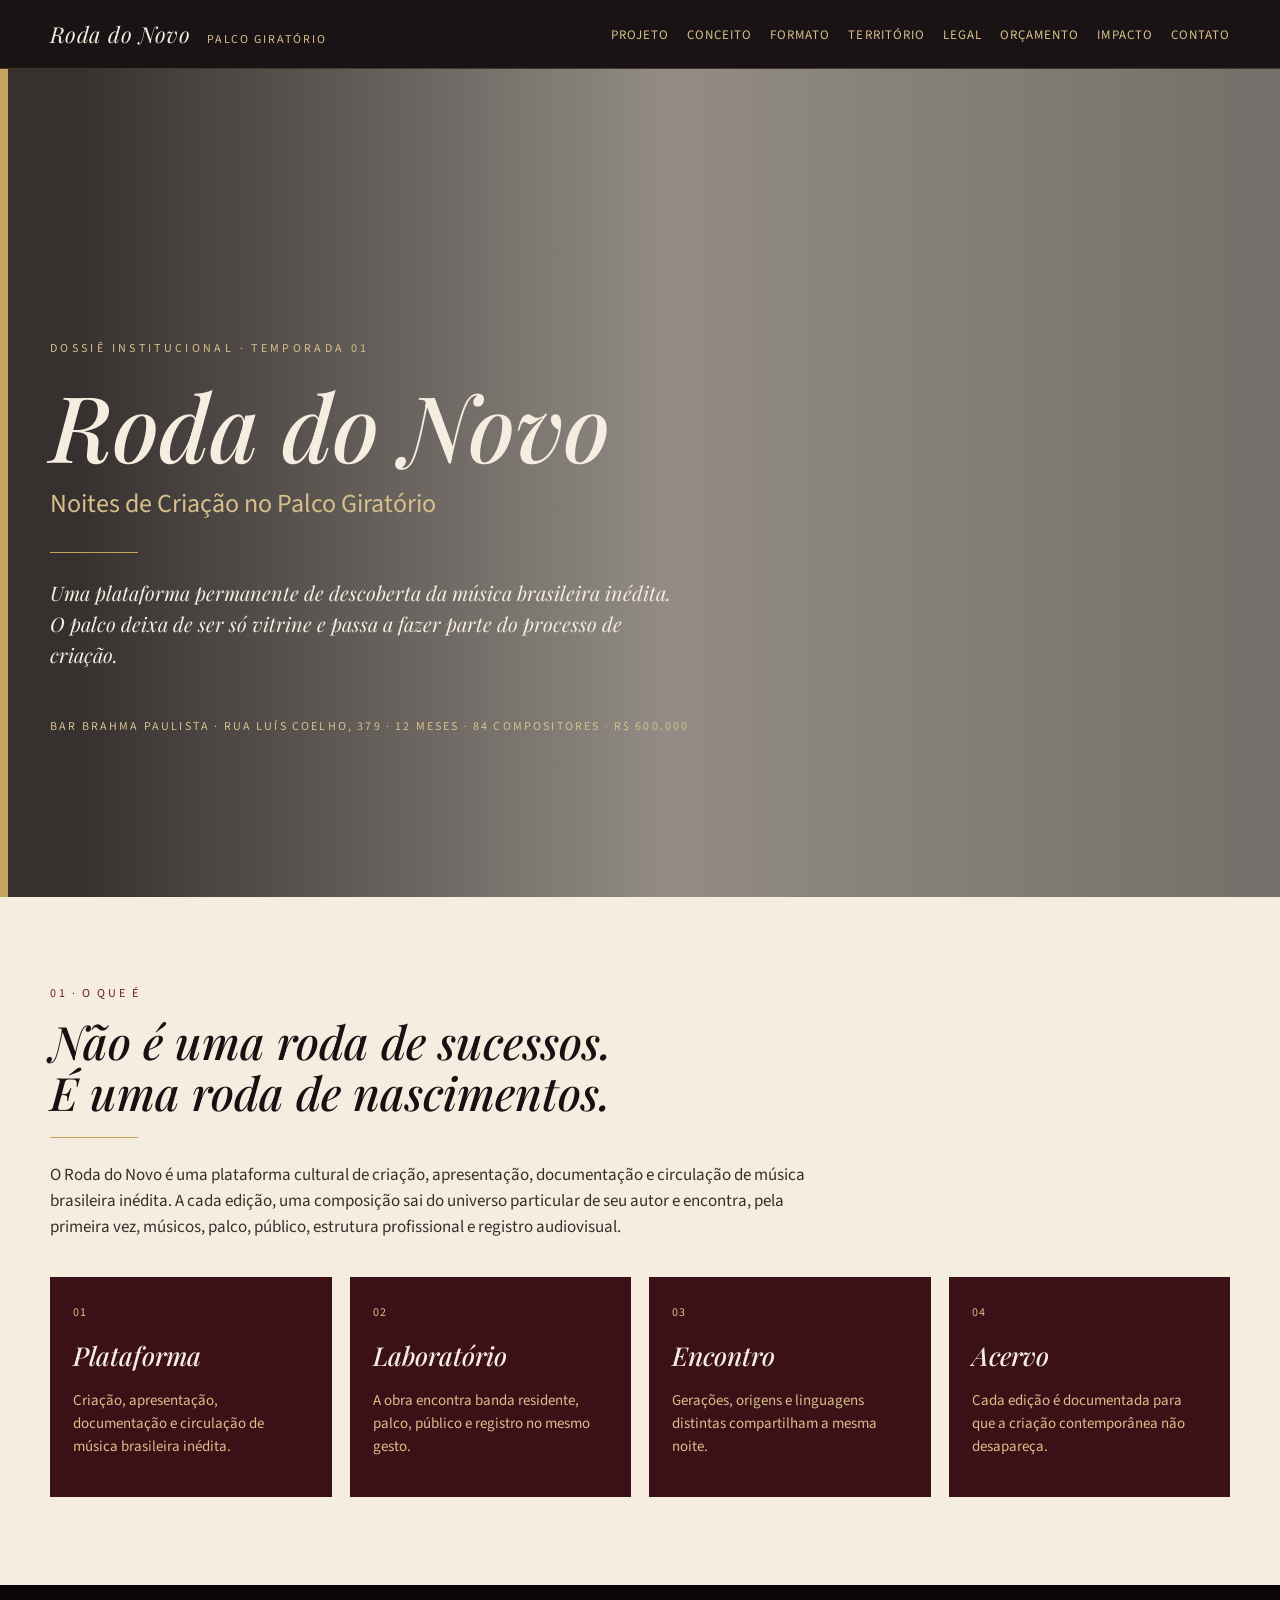
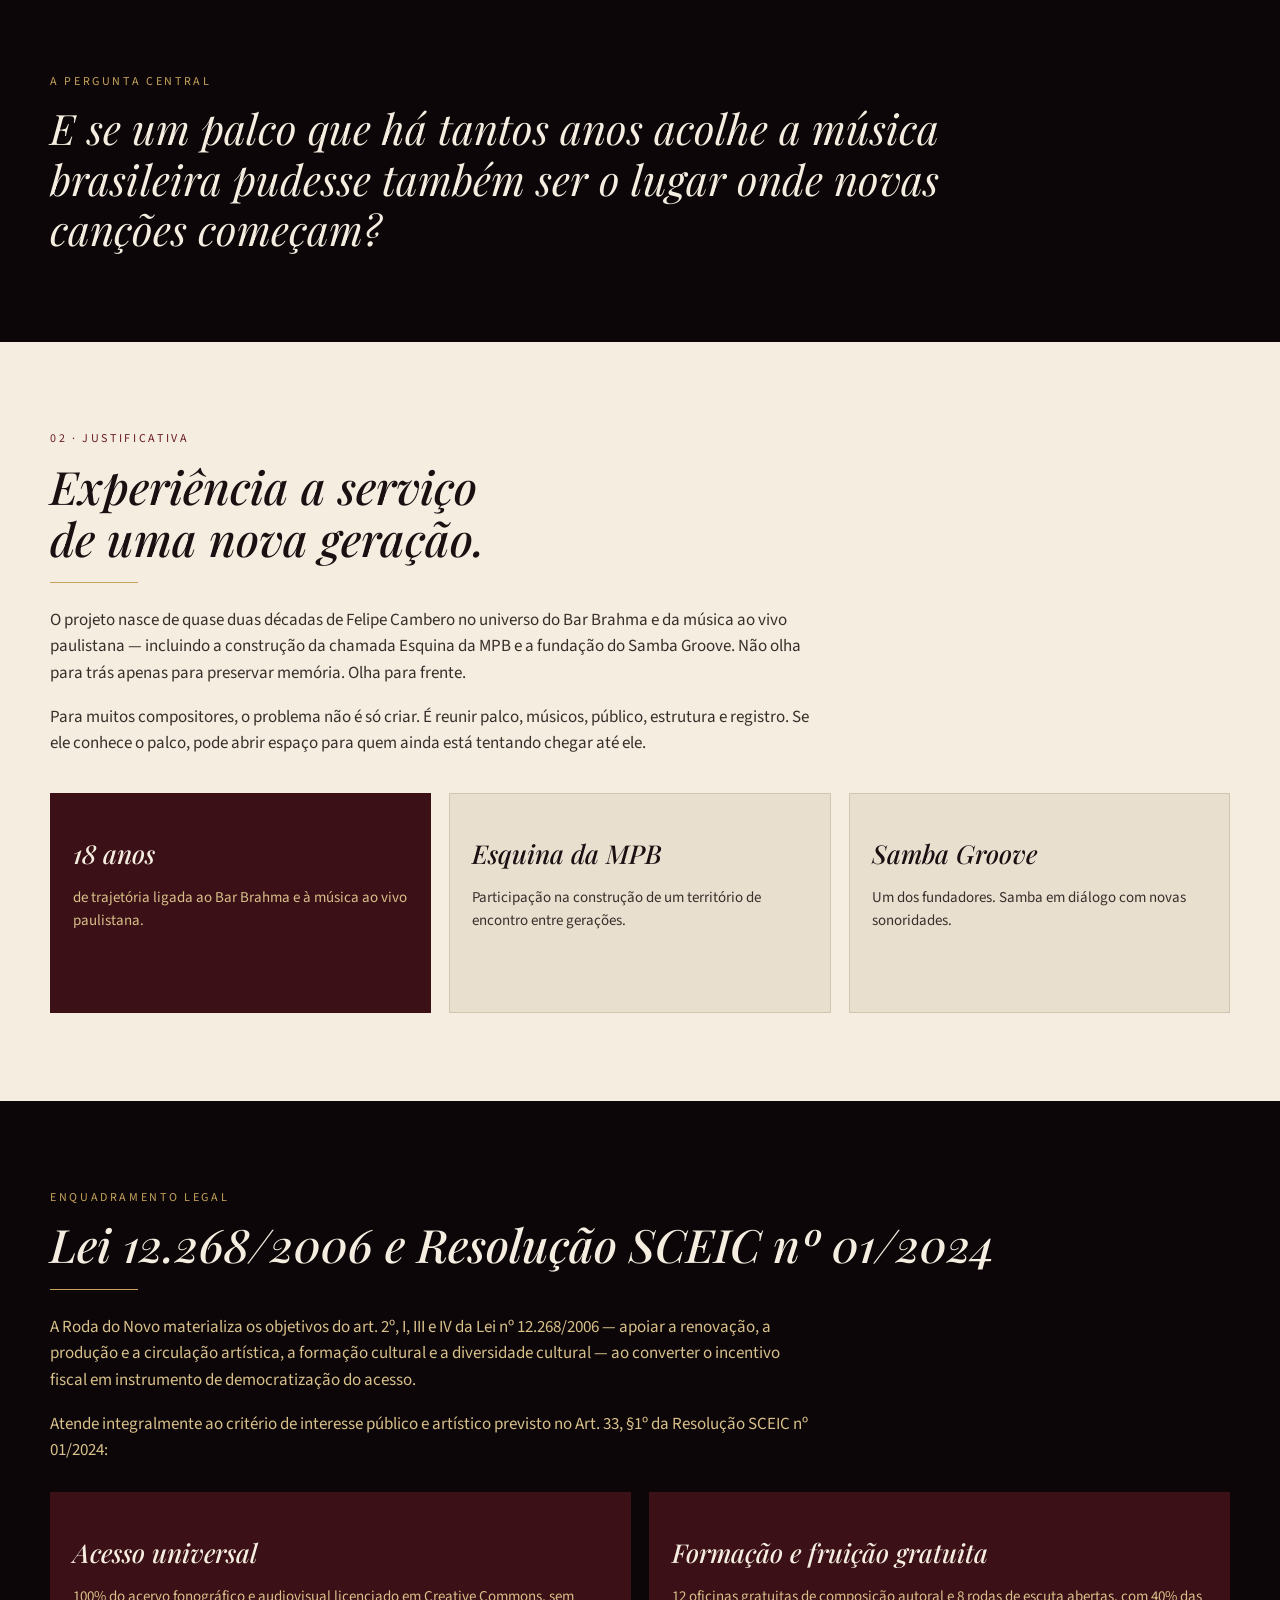
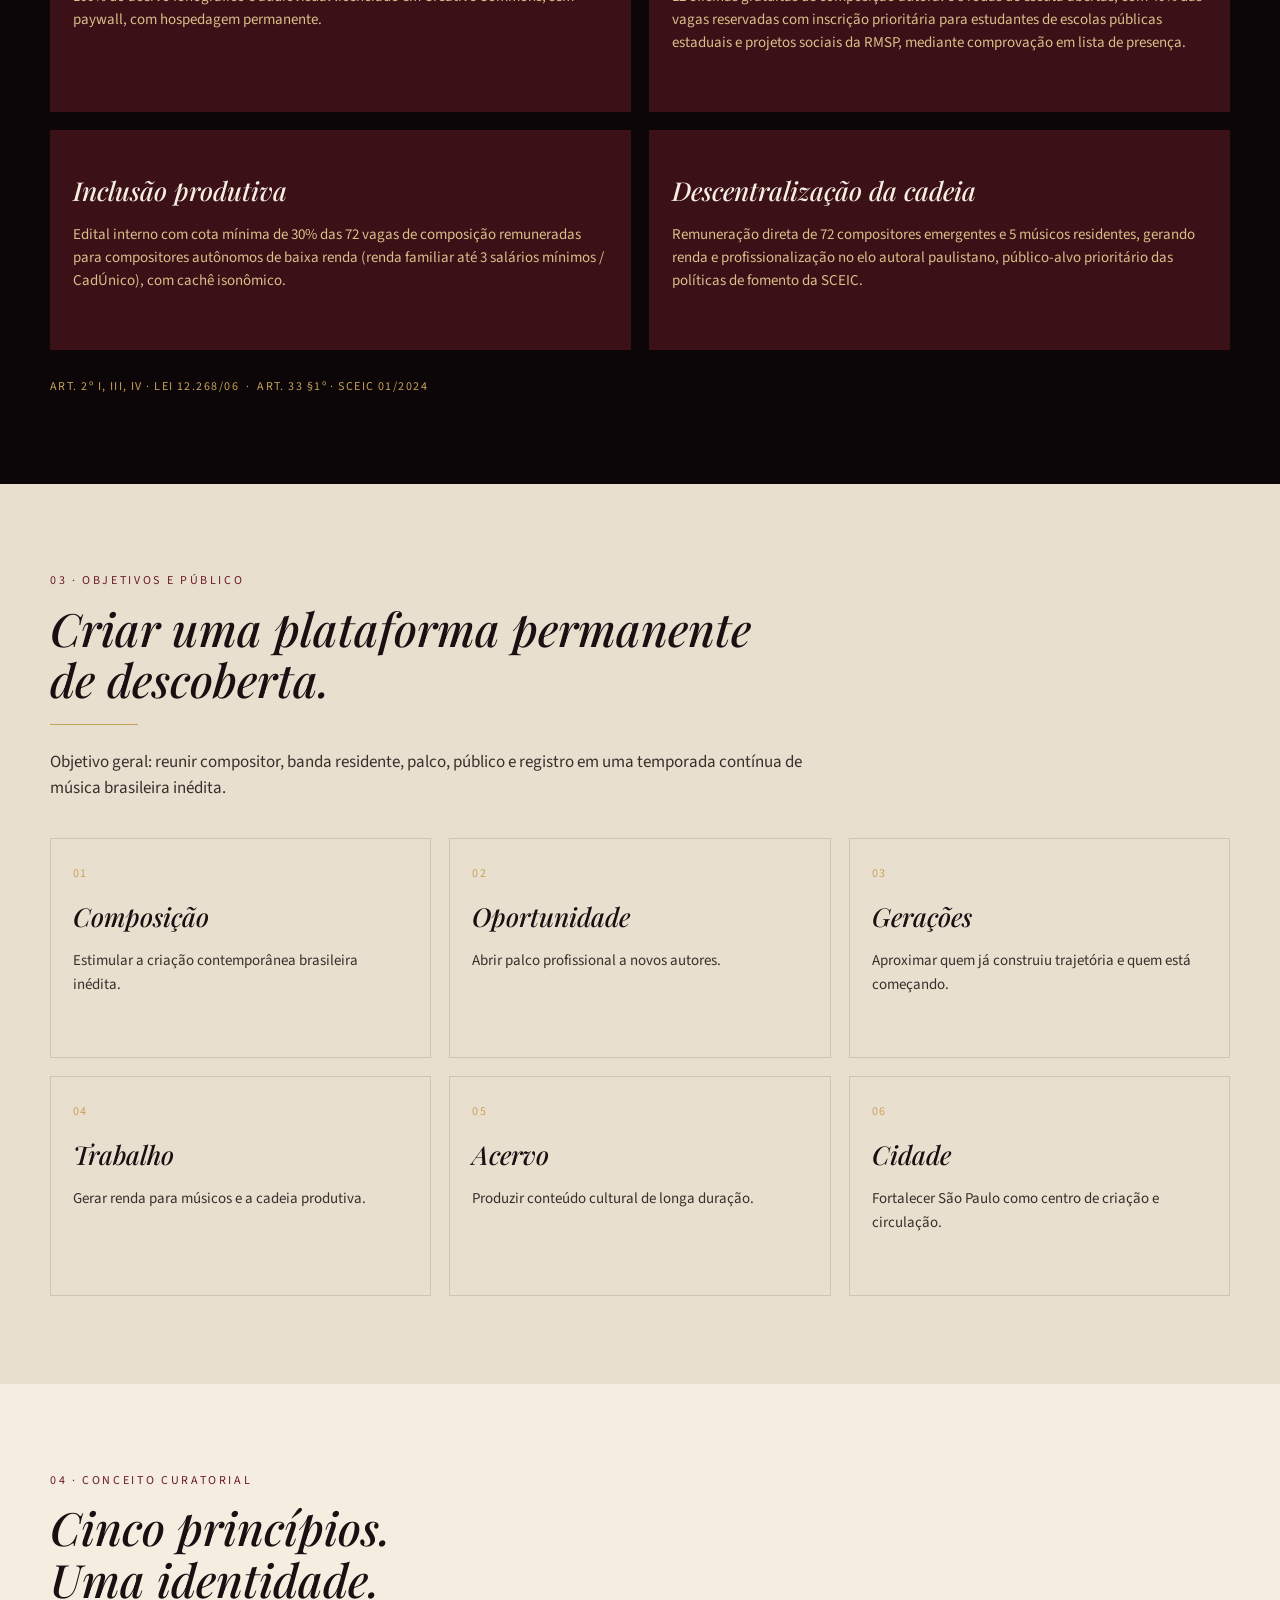
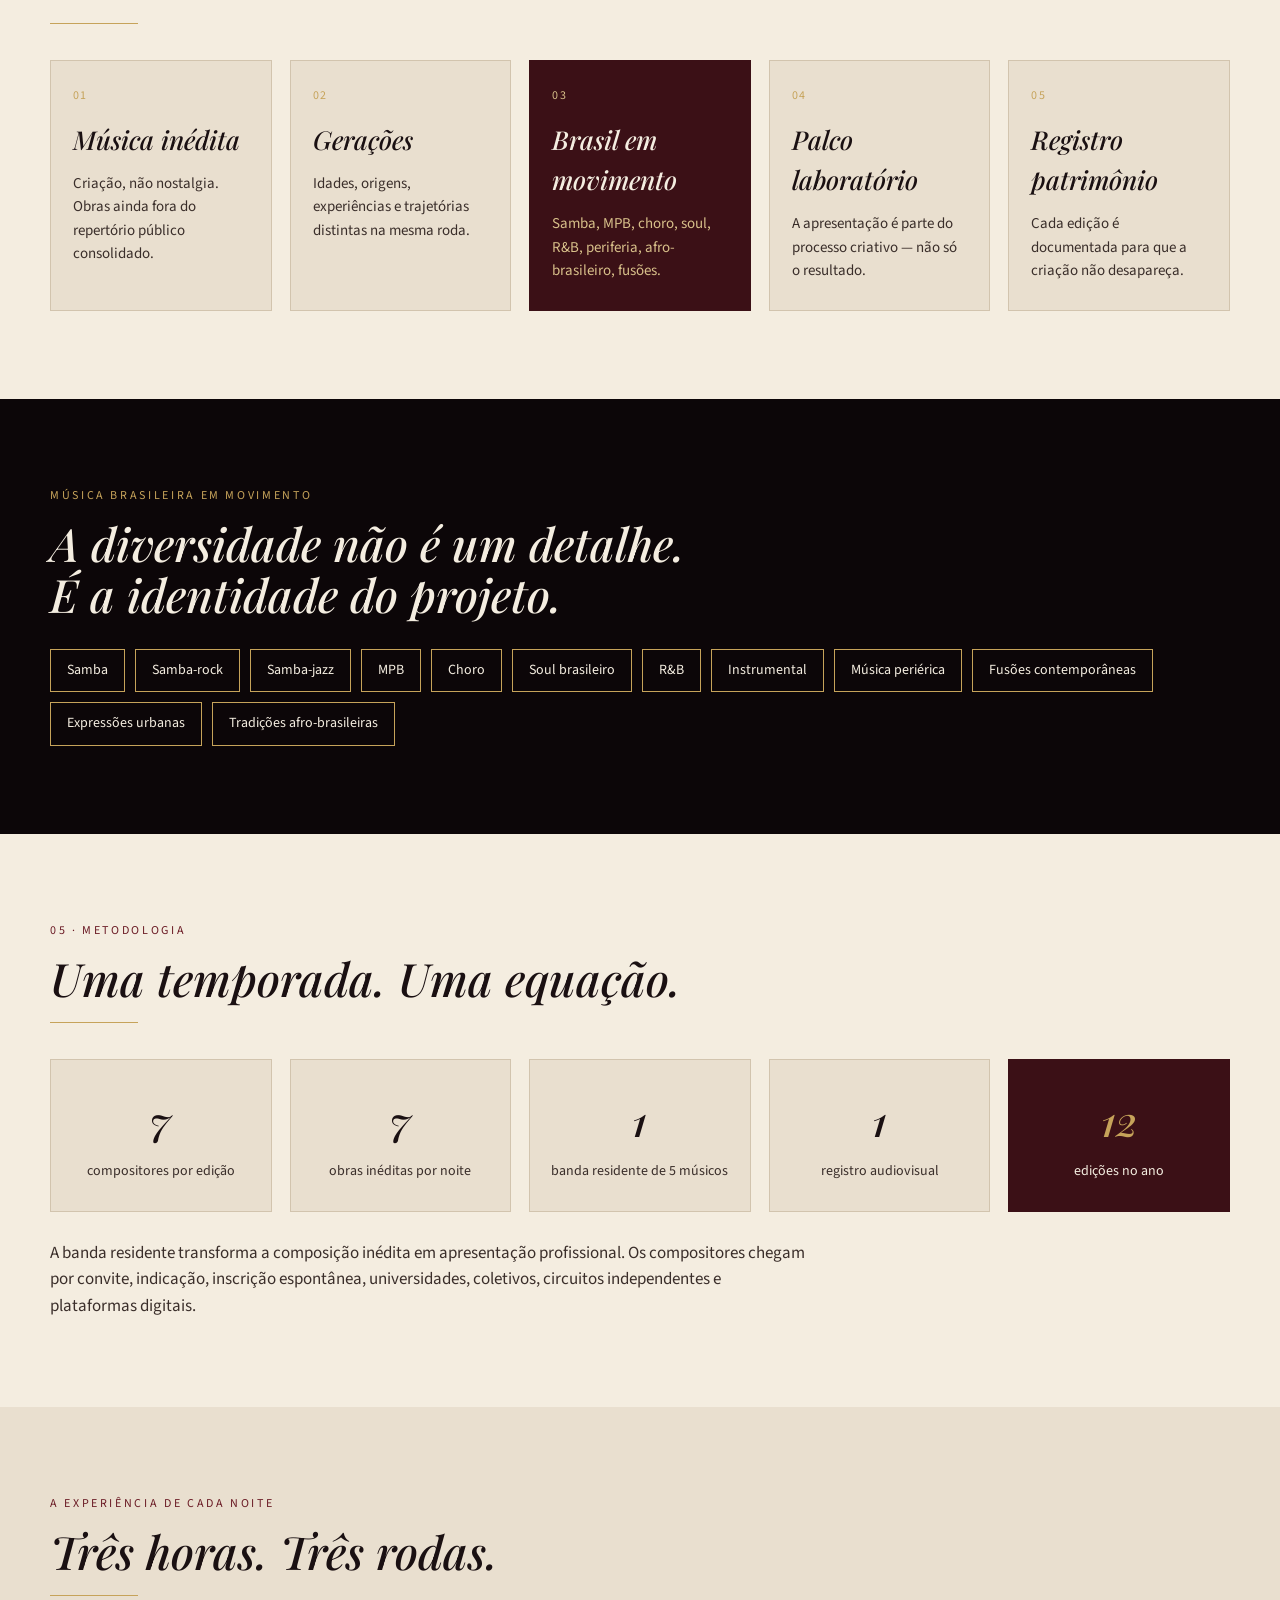
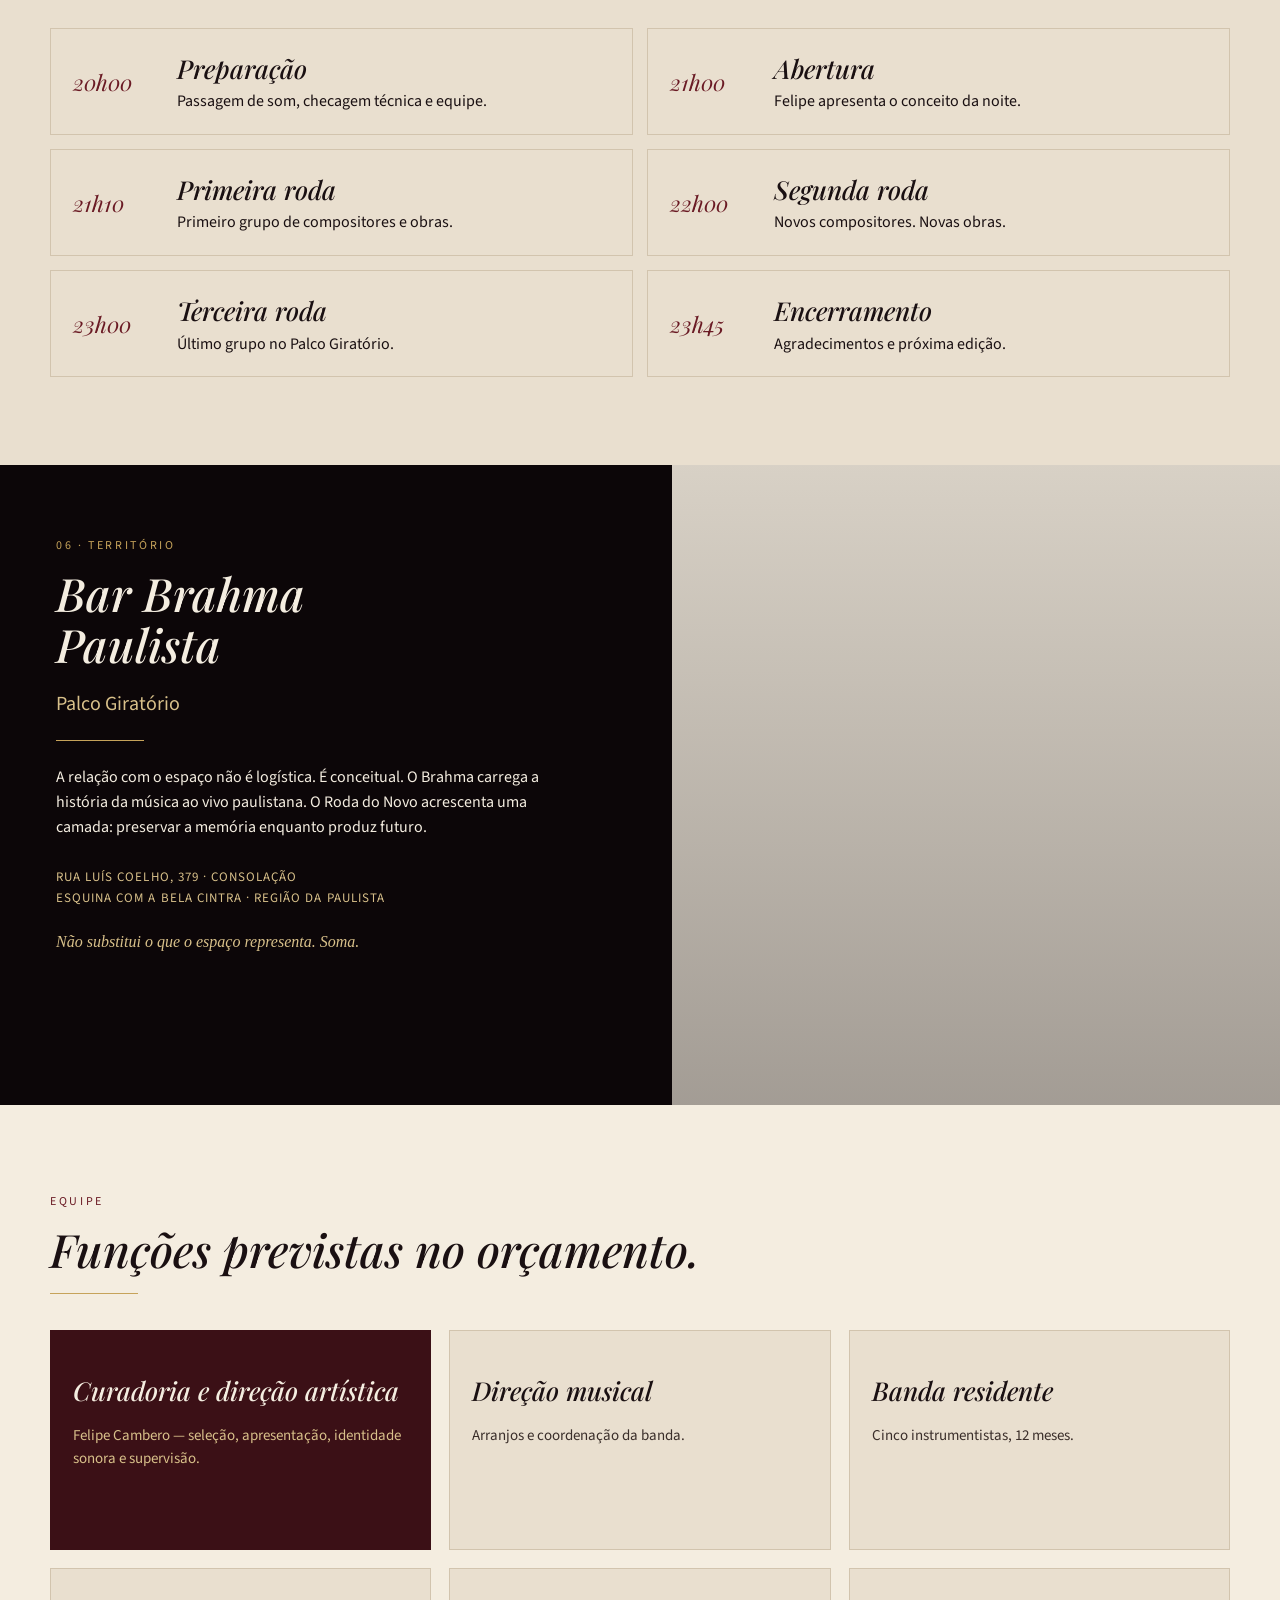
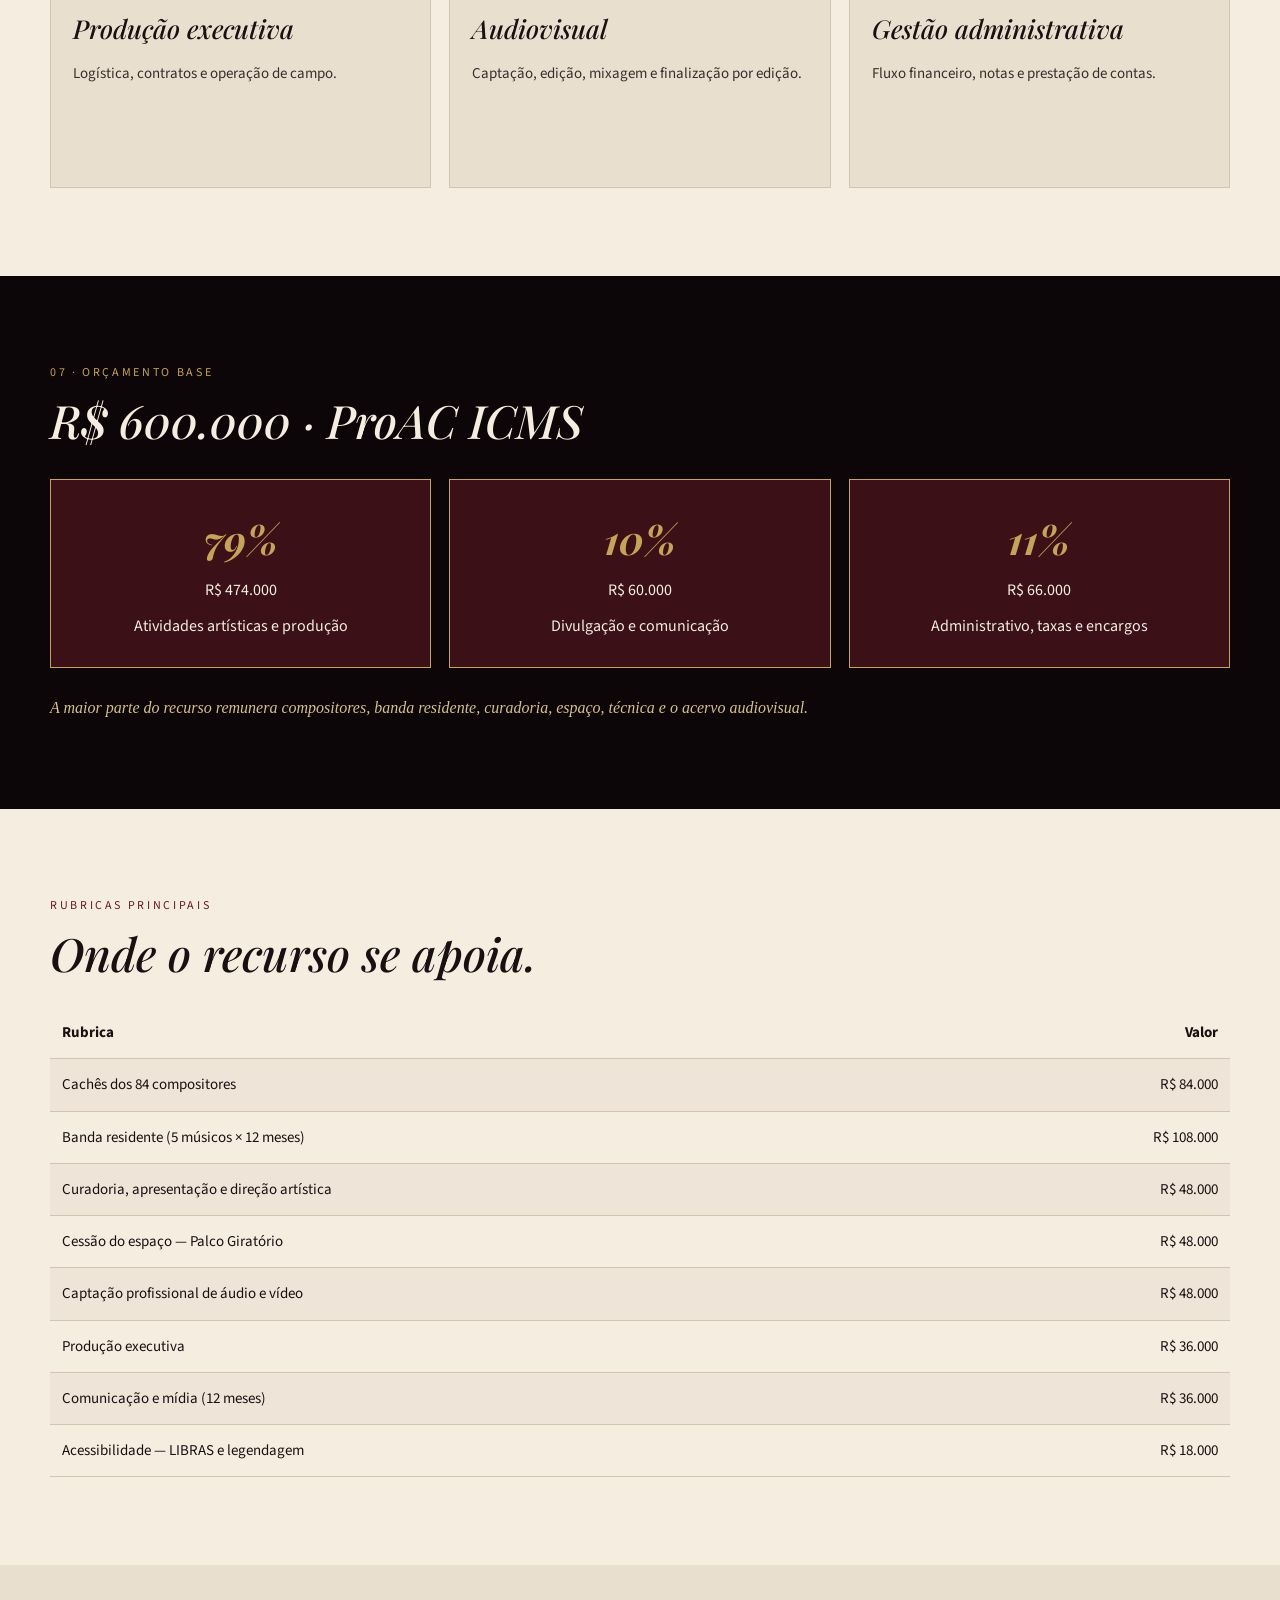
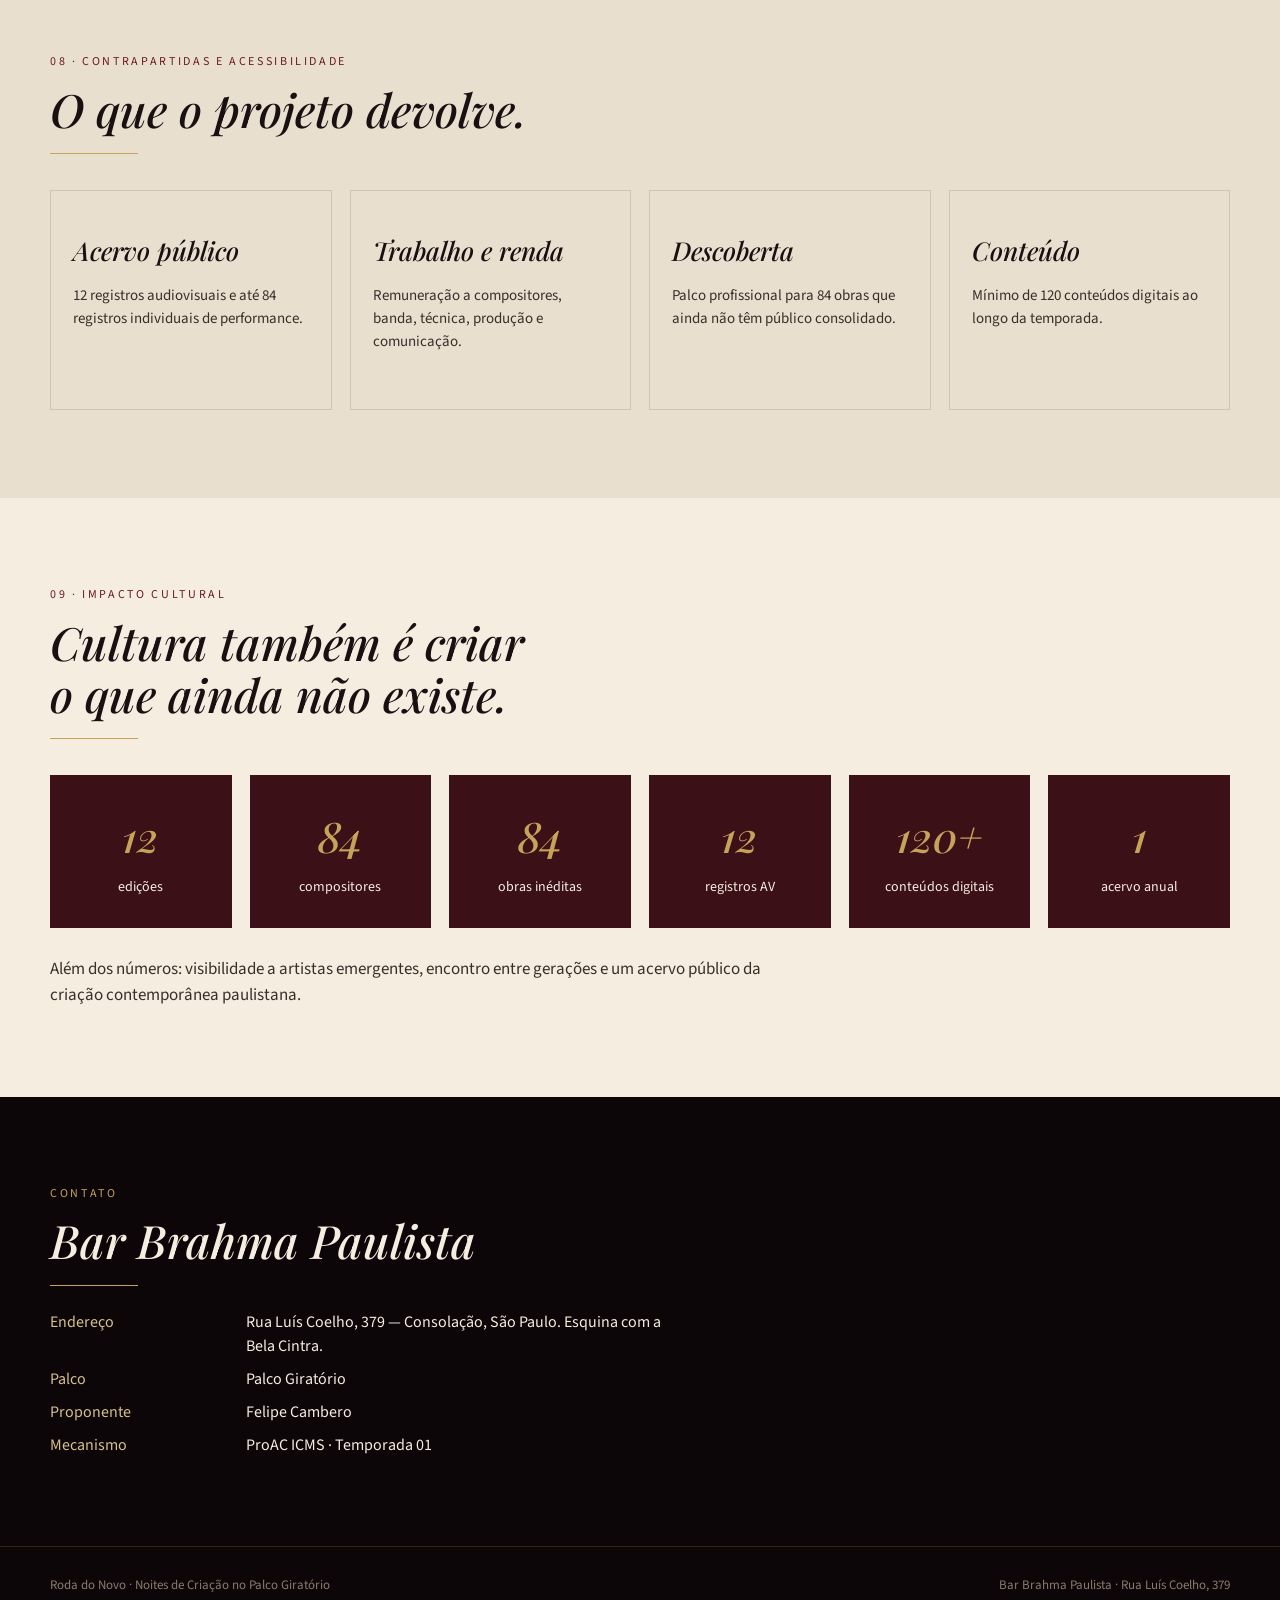
<file: index.html>
<!DOCTYPE html>
<html lang="pt-BR">
<head>
  <meta charset="UTF-8" />
  <meta name="viewport" content="width=device-width, initial-scale=1" />
  <title>Roda do Novo — Noites de Criação no Palco Giratório</title>
  <meta name="description" content="Plataforma de criação, apresentação, documentação e circulação de música brasileira inédita no Palco Giratório do Bar Brahma Paulista." />
  <link rel="preconnect" href="https://fonts.googleapis.com" />
  <link rel="preconnect" href="https://fonts.gstatic.com" crossorigin />
  <link href="https://fonts.googleapis.com/css2?family=Playfair+Display:ital,wght@0,500;1,500;1,600&family=Source+Sans+3:wght@400;500;600&display=swap" rel="stylesheet" />
  <link rel="stylesheet" href="css/site.css" />
</head>
<body>
  <header class="nav">
    <div class="nav-inner">
      <a class="brand" href="#inicio">Roda do Novo <span>Palco Giratório</span></a>
      <button class="nav-toggle" type="button" aria-expanded="false">Menu</button>
      <ul class="nav-links">
        <li><a href="#projeto">Projeto</a></li>
        <li><a href="#conceito">Conceito</a></li>
        <li><a href="#formato">Formato</a></li>
        <li><a href="#territorio">Território</a></li>
        <li><a href="#enquadramento">Legal</a></li>
        <li><a href="#orcamento">Orçamento</a></li>
        <li><a href="#impacto">Impacto</a></li>
        <li><a href="#contato">Contato</a></li>
      </ul>
    </div>
  </header>
  <section class="hero" id="inicio">
    <div class="wrap hero-inner">
      <p class="kicker">Dossiê institucional · Temporada 01</p>
      <h1>Roda do Novo</h1>
      <p class="sub">Noites de Criação no Palco Giratório</p>
      <hr class="rule" />
      <p class="lead">Uma plataforma permanente de descoberta da música brasileira inédita. O palco deixa de ser só vitrine e passa a fazer parte do processo de criação.</p>
      <p class="hero-meta">Bar Brahma Paulista · Rua Luís Coelho, 379 · 12 meses · 84 compositores · R$ 600.000</p>
    </div>
  </section>
  <section id="projeto">
    <div class="wrap">
      <p class="sec-label">01 · O que é</p>
      <h2>Não é uma roda de sucessos.<br />É uma roda de nascimentos.</h2>
      <hr class="rule" />
      <p class="muted">O Roda do Novo é uma plataforma cultural de criação, apresentação, documentação e circulação de música brasileira inédita. A cada edição, uma composição sai do universo particular de seu autor e encontra, pela primeira vez, músicos, palco, público, estrutura profissional e registro audiovisual.</p>
      <div class="grid-4">
        <article class="card dark"><p class="num">01</p><h3>Plataforma</h3><p>Criação, apresentação, documentação e circulação de música brasileira inédita.</p></article>
        <article class="card dark"><p class="num">02</p><h3>Laboratório</h3><p>A obra encontra banda residente, palco, público e registro no mesmo gesto.</p></article>
        <article class="card dark"><p class="num">03</p><h3>Encontro</h3><p>Gerações, origens e linguagens distintas compartilham a mesma noite.</p></article>
        <article class="card dark"><p class="num">04</p><h3>Acervo</h3><p>Cada edição é documentada para que a criação contemporânea não desapareça.</p></article>
      </div>
    </div>
  </section>
  <section class="on-dark">
    <div class="wrap">
      <p class="sec-label">A pergunta central</p>
      <p class="quote-block">E se um palco que há tantos anos acolhe a música brasileira pudesse também ser o lugar onde novas canções começam?</p>
    </div>
  </section>
  <section id="justificativa">
    <div class="wrap">
      <p class="sec-label">02 · Justificativa</p>
      <h2>Experiência a serviço<br />de uma nova geração.</h2>
      <hr class="rule" />
      <p class="muted">O projeto nasce de quase duas décadas de Felipe Cambero no universo do Bar Brahma e da música ao vivo paulistana — incluindo a construção da chamada Esquina da MPB e a fundação do Samba Groove. Não olha para trás apenas para preservar memória. Olha para frente.</p>
      <p class="muted" style="margin-top:18px">Para muitos compositores, o problema não é só criar. É reunir palco, músicos, público, estrutura e registro. Se ele conhece o palco, pode abrir espaço para quem ainda está tentando chegar até ele.</p>
      <div class="grid-3" style="margin-top:36px">
        <article class="card dark"><h3>18 anos</h3><p>de trajetória ligada ao Bar Brahma e à música ao vivo paulistana.</p></article>
        <article class="card"><h3>Esquina da MPB</h3><p>Participação na construção de um território de encontro entre gerações.</p></article>
        <article class="card"><h3>Samba Groove</h3><p>Um dos fundadores. Samba em diálogo com novas sonoridades.</p></article>
      </div>
    </div>
  </section>
  <section class="on-dark" id="enquadramento">
    <div class="wrap">
      <p class="sec-label">Enquadramento Legal</p>
      <h2>Lei 12.268/2006 e Resolução SCEIC nº 01/2024</h2>
      <hr class="rule" />
      <p class="muted">A Roda do Novo materializa os objetivos do art. 2º, I, III e IV da Lei nº 12.268/2006 — apoiar a renovação, a produção e a circulação artística, a formação cultural e a diversidade cultural — ao converter o incentivo fiscal em instrumento de democratização do acesso.</p>
      <p class="muted" style="margin-top:18px">Atende integralmente ao critério de interesse público e artístico previsto no Art. 33, §1º da Resolução SCEIC nº 01/2024:</p>
      <div class="grid-2" style="margin-top:28px">
        <article class="card dark"><h3>Acesso universal</h3><p>100% do acervo fonográfico e audiovisual licenciado em Creative Commons, sem paywall, com hospedagem permanente.</p></article>
        <article class="card dark"><h3>Formação e fruição gratuita</h3><p>12 oficinas gratuitas de composição autoral e 8 rodas de escuta abertas, com 40% das vagas reservadas com inscrição prioritária para estudantes de escolas públicas estaduais e projetos sociais da RMSP, mediante comprovação em lista de presença.</p></article>
        <article class="card dark"><h3>Inclusão produtiva</h3><p>Edital interno com cota mínima de 30% das 72 vagas de composição remuneradas para compositores autônomos de baixa renda (renda familiar até 3 salários mínimos / CadÚnico), com cachê isonômico.</p></article>
        <article class="card dark"><h3>Descentralização da cadeia</h3><p>Remuneração direta de 72 compositores emergentes e 5 músicos residentes, gerando renda e profissionalização no elo autoral paulistano, público-alvo prioritário das políticas de fomento da SCEIC.</p></article>
      </div>
      <p class="cite">Art. 2º I, III, IV · Lei 12.268/06 &nbsp;·&nbsp; Art. 33 §1º · SCEIC 01/2024</p>
    </div>
  </section>
  <section class="on-paper" id="objetivos">
    <div class="wrap">
      <p class="sec-label">03 · Objetivos e público</p>
      <h2>Criar uma plataforma permanente<br />de descoberta.</h2>
      <hr class="rule" />
      <p class="muted">Objetivo geral: reunir compositor, banda residente, palco, público e registro em uma temporada contínua de música brasileira inédita.</p>
      <div class="grid-3">
        <article class="card"><p class="num">01</p><h3>Composição</h3><p>Estimular a criação contemporânea brasileira inédita.</p></article>
        <article class="card"><p class="num">02</p><h3>Oportunidade</h3><p>Abrir palco profissional a novos autores.</p></article>
        <article class="card"><p class="num">03</p><h3>Gerações</h3><p>Aproximar quem já construiu trajetória e quem está começando.</p></article>
        <article class="card"><p class="num">04</p><h3>Trabalho</h3><p>Gerar renda para músicos e a cadeia produtiva.</p></article>
        <article class="card"><p class="num">05</p><h3>Acervo</h3><p>Produzir conteúdo cultural de longa duração.</p></article>
        <article class="card"><p class="num">06</p><h3>Cidade</h3><p>Fortalecer São Paulo como centro de criação e circulação.</p></article>
      </div>
    </div>
  </section>
  <section id="conceito">
    <div class="wrap">
      <p class="sec-label">04 · Conceito curatorial</p>
      <h2>Cinco princípios.<br />Uma identidade.</h2>
      <hr class="rule" />
      <div class="grid-5">
        <article class="card"><p class="num">01</p><h3>Música inédita</h3><p>Criação, não nostalgia. Obras ainda fora do repertório público consolidado.</p></article>
        <article class="card"><p class="num">02</p><h3>Gerações</h3><p>Idades, origens, experiências e trajetórias distintas na mesma roda.</p></article>
        <article class="card dark"><p class="num">03</p><h3>Brasil em movimento</h3><p>Samba, MPB, choro, soul, R&B, periferia, afro-brasileiro, fusões.</p></article>
        <article class="card"><p class="num">04</p><h3>Palco laboratório</h3><p>A apresentação é parte do processo criativo — não só o resultado.</p></article>
        <article class="card"><p class="num">05</p><h3>Registro patrimônio</h3><p>Cada edição é documentada para que a criação não desapareça.</p></article>
      </div>
    </div>
  </section>
  <section class="on-dark">
    <div class="wrap">
      <p class="sec-label">Música brasileira em movimento</p>
      <h2>A diversidade não é um detalhe.<br />É a identidade do projeto.</h2>
      <div class="tags">
        <span>Samba</span><span>Samba-rock</span><span>Samba-jazz</span><span>MPB</span><span>Choro</span>
        <span>Soul brasileiro</span><span>R&B</span><span>Instrumental</span><span>Música periérica</span>
        <span>Fusões contemporâneas</span><span>Expressões urbanas</span><span>Tradições afro-brasileiras</span>
      </div>
    </div>
  </section>
  <section id="formato">
    <div class="wrap">
      <p class="sec-label">05 · Metodologia</p>
      <h2>Uma temporada. Uma equação.</h2>
      <hr class="rule" />
      <div class="grid-5">
        <article class="stat"><strong>7</strong><span>compositores por edição</span></article>
        <article class="stat"><strong>7</strong><span>obras inéditas por noite</span></article>
        <article class="stat"><strong>1</strong><span>banda residente de 5 músicos</span></article>
        <article class="stat"><strong>1</strong><span>registro audiovisual</span></article>
        <article class="stat accent"><strong>12</strong><span>edições no ano</span></article>
      </div>
      <p class="muted" style="margin-top:28px">A banda residente transforma a composição inédita em apresentação profissional. Os compositores chegam por convite, indicação, inscrição espontânea, universidades, coletivos, circuitos independentes e plataformas digitais.</p>
    </div>
  </section>
  <section class="on-paper" id="noite">
    <div class="wrap">
      <p class="sec-label">A experiência de cada noite</p>
      <h2>Três horas. Três rodas.</h2>
      <hr class="rule" />
      <div class="night">
        <article><time>20h00</time><div><h3>Preparação</h3><p>Passagem de som, checagem técnica e equipe.</p></div></article>
        <article><time>21h00</time><div><h3>Abertura</h3><p>Felipe apresenta o conceito da noite.</p></div></article>
        <article><time>21h10</time><div><h3>Primeira roda</h3><p>Primeiro grupo de compositores e obras.</p></div></article>
        <article><time>22h00</time><div><h3>Segunda roda</h3><p>Novos compositores. Novas obras.</p></div></article>
        <article><time>23h00</time><div><h3>Terceira roda</h3><p>Último grupo no Palco Giratório.</p></div></article>
        <article><time>23h45</time><div><h3>Encerramento</h3><p>Agradecimentos e próxima edição.</p></div></article>
      </div>
    </div>
  </section>
  <div class="split" id="territorio">
    <div class="split-copy">
      <p class="sec-label">06 · Território</p>
      <h2>Bar Brahma<br />Paulista</h2>
      <p class="sub" style="color:var(--gold-soft);margin:8px 0 20px;font-size:20px">Palco Giratório</p>
      <hr class="rule" />
      <p style="max-width:520px">A relação com o espaço não é logística. É conceitual. O Brahma carrega a história da música ao vivo paulistana. O Roda do Novo acrescenta uma camada: preservar a memória enquanto produz futuro.</p>
      <p class="addr">Rua Luís Coelho, 379 · Consolação<br />Esquina com a Bela Cintra · região da Paulista</p>
      <p style="margin-top:22px;font-family:Georgia,serif;font-style:italic;color:var(--gold-soft)">Não substitui o que o espaço representa. Soma.</p>
    </div>
    <div class="split-photo" role="img" aria-label="Palco ao vivo no Bar Brahma Paulista"></div>
  </div>
  <section id="equipe">
    <div class="wrap">
      <p class="sec-label">Equipe</p>
      <h2>Funções previstas no orçamento.</h2>
      <hr class="rule" />
      <div class="grid-3">
        <article class="card dark"><h3>Curadoria e direção artística</h3><p>Felipe Cambero — seleção, apresentação, identidade sonora e supervisão.</p></article>
        <article class="card"><h3>Direção musical</h3><p>Arranjos e coordenação da banda.</p></article>
        <article class="card"><h3>Banda residente</h3><p>Cinco instrumentistas, 12 meses.</p></article>
        <article class="card"><h3>Produção executiva</h3><p>Logística, contratos e operação de campo.</p></article>
        <article class="card"><h3>Audiovisual</h3><p>Captação, edição, mixagem e finalização por edição.</p></article>
        <article class="card"><h3>Gestão administrativa</h3><p>Fluxo financeiro, notas e prestação de contas.</p></article>
      </div>
    </div>
  </section>
  <section class="on-dark" id="orcamento">
    <div class="wrap">
      <p class="sec-label">07 · Orçamento base</p>
      <h2>R$ 600.000 · ProAC ICMS</h2>
      <div class="grid-3 budget-cats">
        <article><strong>79%</strong><em>R$ 474.000</em><p>Atividades artísticas e produção</p></article>
        <article><strong>10%</strong><em>R$ 60.000</em><p>Divulgação e comunicação</p></article>
        <article><strong>11%</strong><em>R$ 66.000</em><p>Administrativo, taxas e encargos</p></article>
      </div>
      <p style="margin-top:28px;font-family:Georgia,serif;font-style:italic;color:var(--gold-soft)">A maior parte do recurso remunera compositores, banda residente, curadoria, espaço, técnica e o acervo audiovisual.</p>
    </div>
  </section>
  <section>
    <div class="wrap">
      <p class="sec-label">Rubricas principais</p>
      <h2>Onde o recurso se apoia.</h2>
      <table class="table">
        <thead><tr><th>Rubrica</th><th>Valor</th></tr></thead>
        <tbody>
          <tr><td>Cachês dos 84 compositores</td><td>R$ 84.000</td></tr>
          <tr><td>Banda residente (5 músicos × 12 meses)</td><td>R$ 108.000</td></tr>
          <tr><td>Curadoria, apresentação e direção artística</td><td>R$ 48.000</td></tr>
          <tr><td>Cessão do espaço — Palco Giratório</td><td>R$ 48.000</td></tr>
          <tr><td>Captação profissional de áudio e vídeo</td><td>R$ 48.000</td></tr>
          <tr><td>Produção executiva</td><td>R$ 36.000</td></tr>
          <tr><td>Comunicação e mídia (12 meses)</td><td>R$ 36.000</td></tr>
          <tr><td>Acessibilidade — LIBRAS e legendagem</td><td>R$ 18.000</td></tr>
        </tbody>
      </table>
    </div>
  </section>
  <section class="on-paper" id="contrapartidas">
    <div class="wrap">
      <p class="sec-label">08 · Contrapartidas e acessibilidade</p>
      <h2>O que o projeto devolve.</h2>
      <hr class="rule" />
      <div class="grid-4">
        <article class="card"><h3>Acervo público</h3><p>12 registros audiovisuais e até 84 registros individuais de performance.</p></article>
        <article class="card"><h3>Trabalho e renda</h3><p>Remuneração a compositores, banda, técnica, produção e comunicação.</p></article>
        <article class="card"><h3>Descoberta</h3><p>Palco profissional para 84 obras que ainda não têm público consolidado.</p></article>
        <article class="card"><h3>Conteúdo</h3><p>Mínimo de 120 conteúdos digitais ao longo da temporada.</p></article>
      </div>
    </div>
  </section>
  <section id="impacto">
    <div class="wrap">
      <p class="sec-label">09 · Impacto cultural</p>
      <h2>Cultura também é criar<br />o que ainda não existe.</h2>
      <hr class="rule" />
      <div class="grid-6">
        <article class="stat accent"><strong>12</strong><span>edições</span></article>
        <article class="stat accent"><strong>84</strong><span>compositores</span></article>
        <article class="stat accent"><strong>84</strong><span>obras inéditas</span></article>
        <article class="stat accent"><strong>12</strong><span>registros AV</span></article>
        <article class="stat accent"><strong>120+</strong><span>conteúdos digitais</span></article>
        <article class="stat accent"><strong>1</strong><span>acervo anual</span></article>
      </div>
      <p class="muted" style="margin-top:28px">Além dos números: visibilidade a artistas emergentes, encontro entre gerações e um acervo público da criação contemporânea paulistana.</p>
    </div>
  </section>
  <section class="on-dark" id="contato">
    <div class="wrap">
      <p class="sec-label">Contato</p>
      <h2>Bar Brahma Paulista</h2>
      <hr class="rule" />
      <dl class="contact-grid">
        <dt>Endereço</dt><dd>Rua Luís Coelho, 379 — Consolação, São Paulo. Esquina com a Bela Cintra.</dd>
        <dt>Palco</dt><dd>Palco Giratório</dd>
        <dt>Proponente</dt><dd>Felipe Cambero</dd>
        <dt>Mecanismo</dt><dd>ProAC ICMS · Temporada 01</dd>
      </dl>
    </div>
  </section>
  <footer class="site-foot">
    <div class="wrap foot-inner">
      <div>Roda do Novo · Noites de Criação no Palco Giratório</div>
      <div>Bar Brahma Paulista · Rua Luís Coelho, 379</div>
    </div>
  </footer>
  <script src="js/site.js"></script>
</body>
</html>
</file>
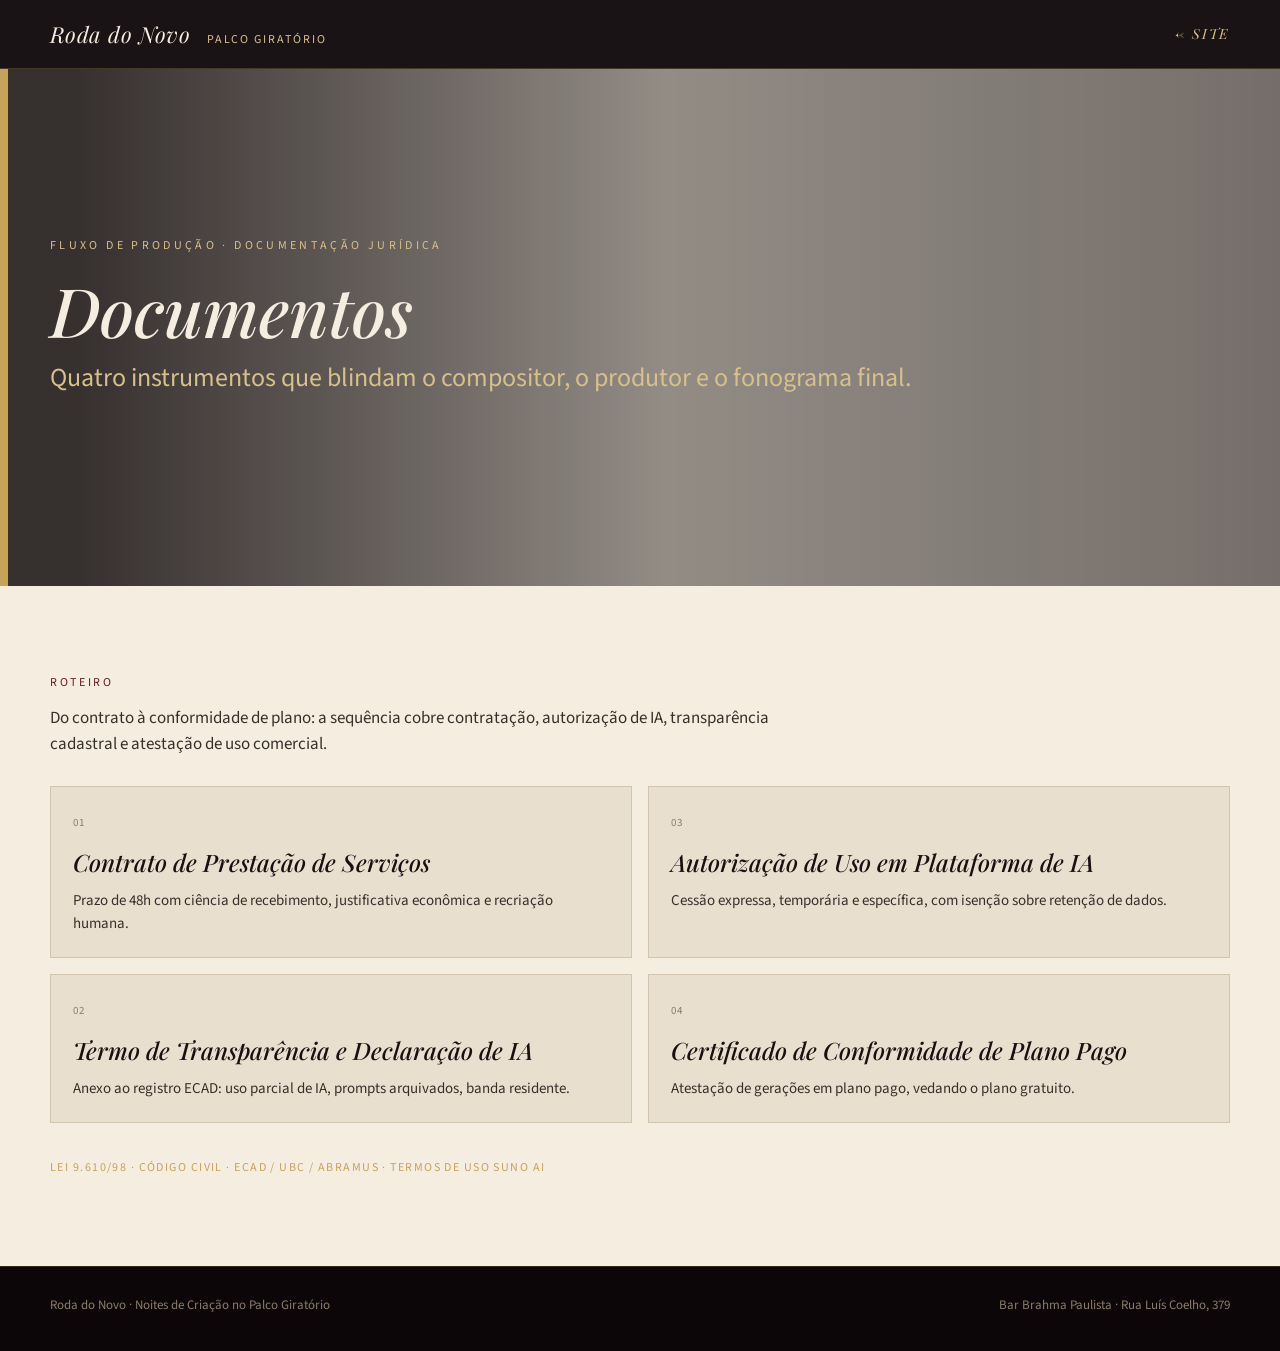
<file: documentos/index.html>
<!DOCTYPE html>
<html lang="pt-BR">
<head>
  <meta charset="UTF-8" />
  <meta name="viewport" content="width=device-width, initial-scale=1" />
  <title>Documentos · Roda do Novo</title>
  <link rel="preconnect" href="https://fonts.googleapis.com" />
  <link rel="preconnect" href="https://fonts.gstatic.com" crossorigin />
  <link href="https://fonts.googleapis.com/css2?family=Playfair+Display:ital,wght@0,500;1,500;1,600&family=Source+Sans+3:wght@400;500;600&display=swap" rel="stylesheet" />
  <link rel="stylesheet" href="../css/site.css" />
</head>
<body>
  <header class="nav">
    <div class="nav-inner">
      <a class="brand" href="../index.html#inicio">Roda do Novo <span>Palco Giratório</span></a>
      <a class="brand" href="../index.html#enquadramento" style="font-size:14px;letter-spacing:0.12em;text-transform:uppercase;color:var(--gold-soft)">← Site</a>
    </div>
  </header>
  <section class="hero" style="min-height:46vh">
    <div class="wrap hero-inner">
      <p class="kicker">Fluxo de produção · Documentação jurídica</p>
      <h1 style="font-size:clamp(38px,6vw,68px)">Documentos</h1>
      <p class="sub">Quatro instrumentos que blindam o compositor, o produtor e o fonograma final.</p>
    </div>
  </section>
  <section>
    <div class="wrap">
      <p class="sec-label">Roteiro</p>
      <p class="muted">Do contrato à conformidade de plano: a sequência cobre contratação, autorização de IA, transparência cadastral e atestação de uso comercial.</p>
      <div class="materials" style="margin-top:28px">
        <a href="doc1-contrato-prestacao-servicos.html">
          <small>01</small>
          <h3 style="margin:10px 0 8px;font-family:'Playfair Display',Georgia,serif;font-style:italic;font-weight:500;font-size:24px;color:var(--ink)">Contrato de Prestação de Serviços</h3>
          <p style="color:var(--ink-soft);font-size:15px">Prazo de 48h com ciência de recebimento, justificativa econômica e recriação humana.</p>
        </a>
        <a href="doc3-autorizacao-uso-ia.html">
          <small>03</small>
          <h3 style="margin:10px 0 8px;font-family:'Playfair Display',Georgia,serif;font-style:italic;font-weight:500;font-size:24px;color:var(--ink)">Autorização de Uso em Plataforma de IA</h3>
          <p style="color:var(--ink-soft);font-size:15px">Cessão expressa, temporária e específica, com isenção sobre retenção de dados.</p>
        </a>
        <a href="doc2-transparencia-ia-ecad.html">
          <small>02</small>
          <h3 style="margin:10px 0 8px;font-family:'Playfair Display',Georgia,serif;font-style:italic;font-weight:500;font-size:24px;color:var(--ink)">Termo de Transparência e Declaração de IA</h3>
          <p style="color:var(--ink-soft);font-size:15px">Anexo ao registro ECAD: uso parcial de IA, prompts arquivados, banda residente.</p>
        </a>
        <a href="doc4-conformidade-plano-pago.html">
          <small>04</small>
          <h3 style="margin:10px 0 8px;font-family:'Playfair Display',Georgia,serif;font-style:italic;font-weight:500;font-size:24px;color:var(--ink)">Certificado de Conformidade de Plano Pago</h3>
          <p style="color:var(--ink-soft);font-size:15px">Atestação de gerações em plano pago, vedando o plano gratuito.</p>
        </a>
      </div>
      <p class="cite" style="margin-top:36px">Lei 9.610/98 · Código Civil · ECAD / UBC / Abramus · Termos de Uso Suno AI</p>
    </div>
  </section>
  <footer class="site-foot">
    <div class="wrap foot-inner">
      <div>Roda do Novo · Noites de Criação no Palco Giratório</div>
      <div>Bar Brahma Paulista · Rua Luís Coelho, 379</div>
    </div>
  </footer>
</body>
</html>
</file>
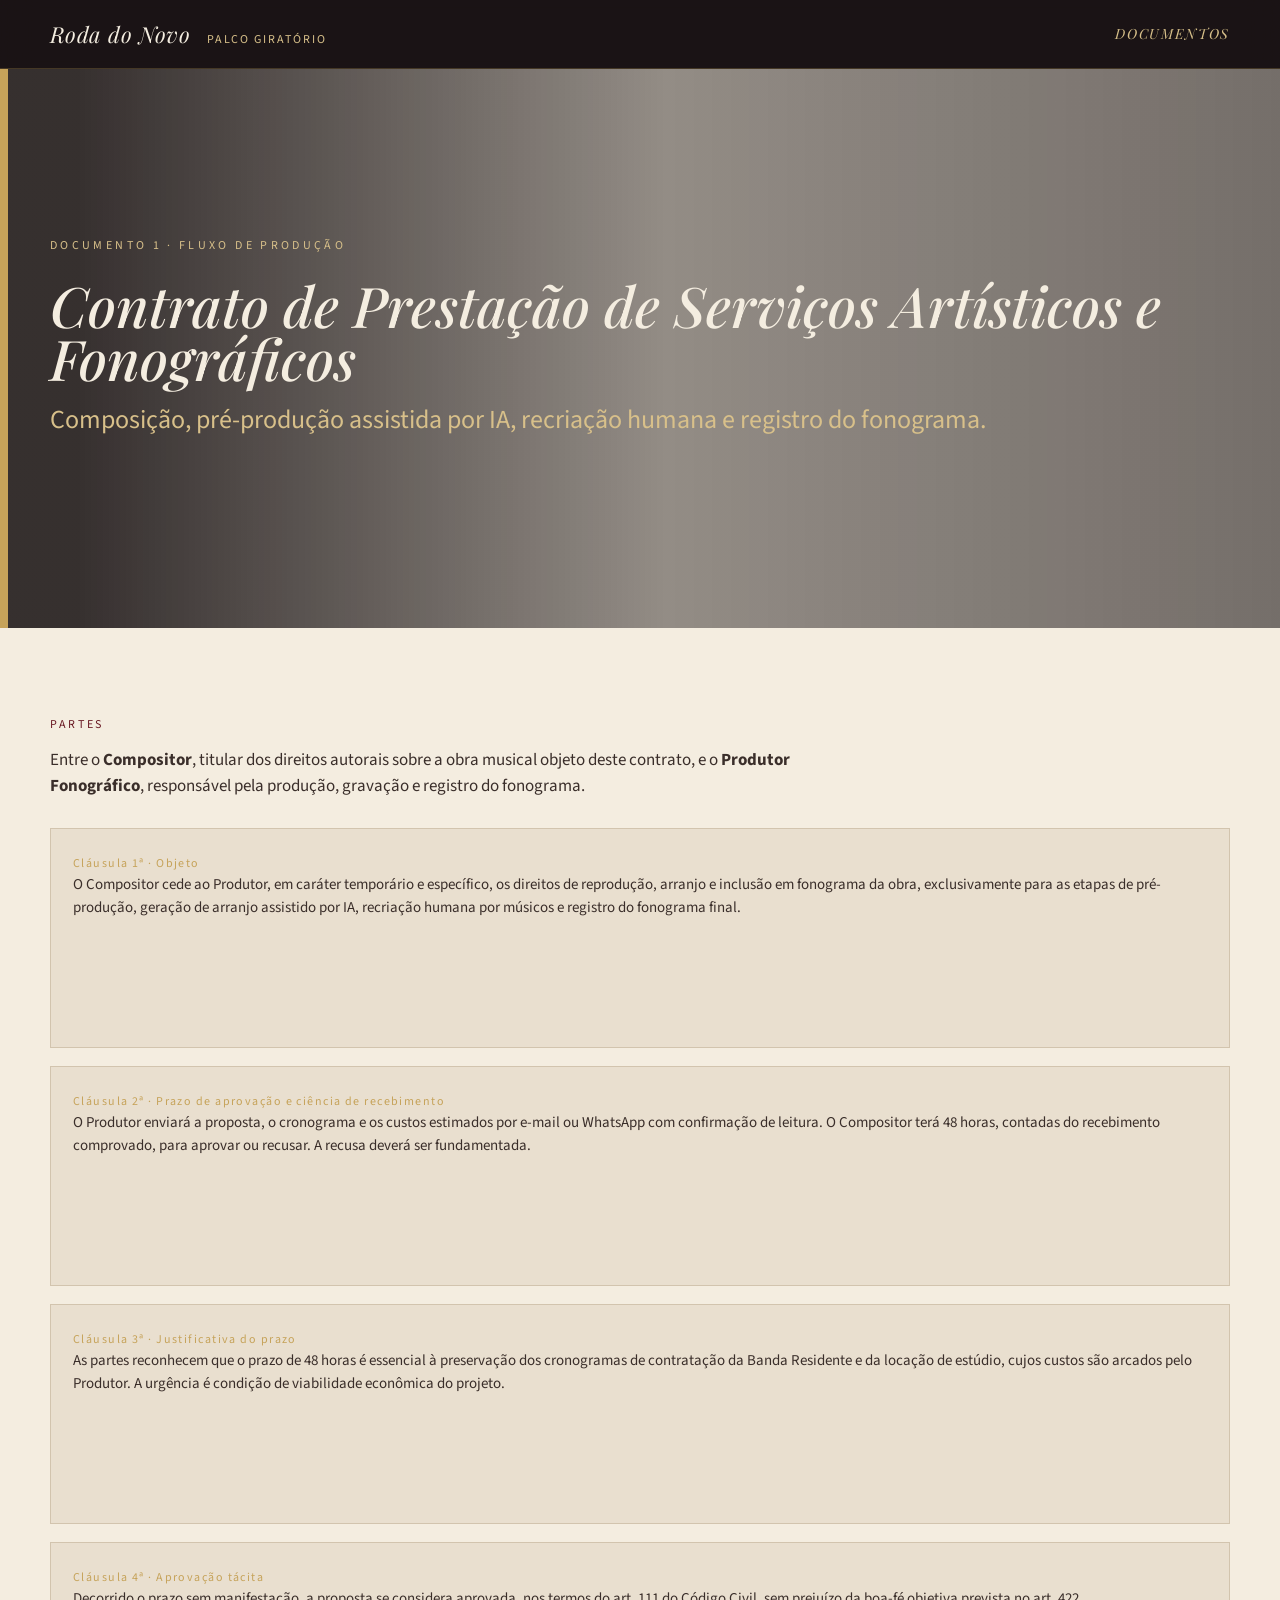
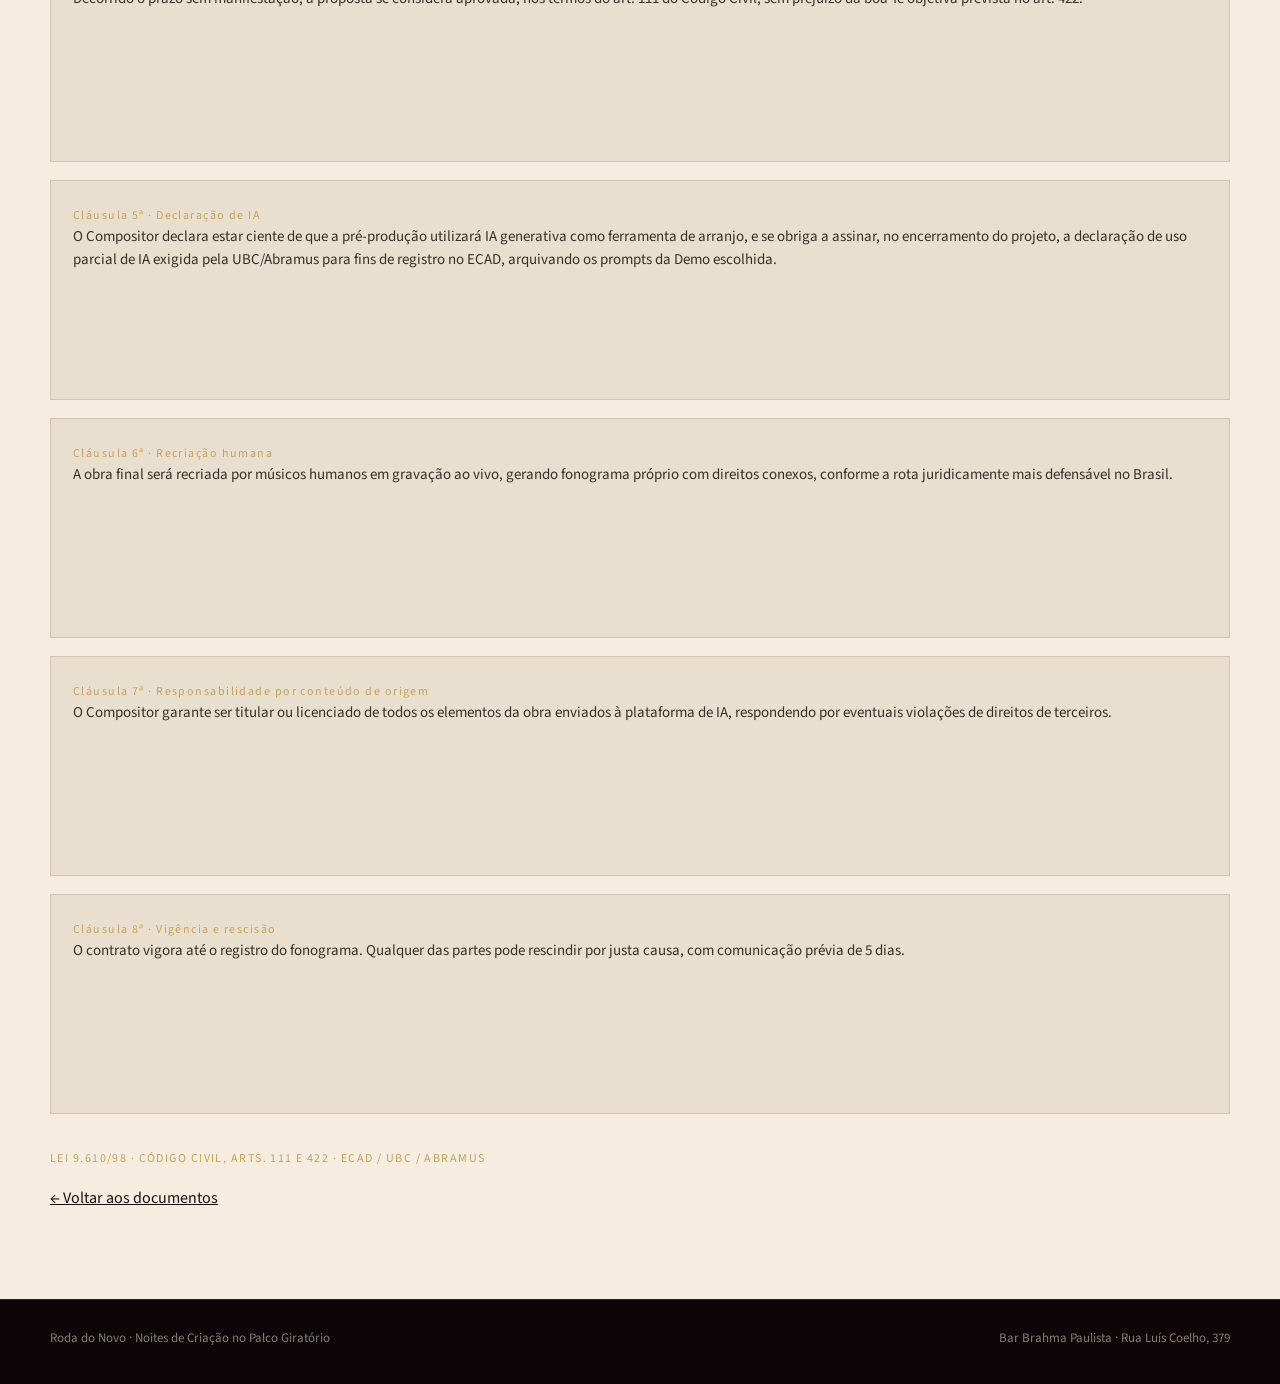
<file: documentos/doc1-contrato-prestacao-servicos.html>
<!DOCTYPE html>
<html lang="pt-BR">
<head>
  <meta charset="UTF-8" />
  <meta name="viewport" content="width=device-width, initial-scale=1" />
  <title>Documento 1 — Contrato de Prestação de Serviços Artísticos e Fonográficos · Roda do Novo</title>
  <link rel="preconnect" href="https://fonts.googleapis.com" />
  <link rel="preconnect" href="https://fonts.gstatic.com" crossorigin />
  <link href="https://fonts.googleapis.com/css2?family=Playfair+Display:ital,wght@0,500;1,500;1,600&family=Source+Sans+3:wght@400;500;600&display=swap" rel="stylesheet" />
  <link rel="stylesheet" href="../css/site.css" />
</head>
<body>
  <header class="nav">
    <div class="nav-inner">
      <a class="brand" href="../index.html#inicio">Roda do Novo <span>Palco Giratório</span></a>
      <a class="brand" href="index.html" style="font-size:14px;letter-spacing:0.12em;text-transform:uppercase;color:var(--gold-soft)">Documentos</a>
    </div>
  </header>
  <section class="hero" style="min-height:42vh">
    <div class="wrap hero-inner">
      <p class="kicker">Documento 1 · Fluxo de produção</p>
      <h1 style="font-size:clamp(34px,5vw,56px)">Contrato de Prestação de Serviços Artísticos e Fonográficos</h1>
      <p class="sub">Composição, pré-produção assistida por IA, recriação humana e registro do fonograma.</p>
    </div>
  </section>
  <section>
    <div class="wrap">
      <p class="sec-label">Partes</p>
      <p class="muted">Entre o <strong>Compositor</strong>, titular dos direitos autorais sobre a obra musical objeto deste contrato, e o <strong>Produtor Fonográfico</strong>, responsável pela produção, gravação e registro do fonograma.</p>

      <article class="card" style="margin-top:28px">
        <p class="num">Cláusula 1ª · Objeto</p>
        <p>O Compositor cede ao Produtor, em caráter temporário e específico, os direitos de reprodução, arranjo e inclusão em fonograma da obra, exclusivamente para as etapas de pré-produção, geração de arranjo assistido por IA, recriação humana por músicos e registro do fonograma final.</p>
      </article>
      <article class="card" style="margin-top:18px">
        <p class="num">Cláusula 2ª · Prazo de aprovação e ciência de recebimento</p>
        <p>O Produtor enviará a proposta, o cronograma e os custos estimados por e-mail ou WhatsApp com confirmação de leitura. O Compositor terá 48 horas, contadas do recebimento comprovado, para aprovar ou recusar. A recusa deverá ser fundamentada.</p>
      </article>
      <article class="card" style="margin-top:18px">
        <p class="num">Cláusula 3ª · Justificativa do prazo</p>
        <p>As partes reconhecem que o prazo de 48 horas é essencial à preservação dos cronogramas de contratação da Banda Residente e da locação de estúdio, cujos custos são arcados pelo Produtor. A urgência é condição de viabilidade econômica do projeto.</p>
      </article>
      <article class="card" style="margin-top:18px">
        <p class="num">Cláusula 4ª · Aprovação tácita</p>
        <p>Decorrido o prazo sem manifestação, a proposta se considera aprovada, nos termos do art. 111 do Código Civil, sem prejuízo da boa-fé objetiva prevista no art. 422.</p>
      </article>
      <article class="card" style="margin-top:18px">
        <p class="num">Cláusula 5ª · Declaração de IA</p>
        <p>O Compositor declara estar ciente de que a pré-produção utilizará IA generativa como ferramenta de arranjo, e se obriga a assinar, no encerramento do projeto, a declaração de uso parcial de IA exigida pela UBC/Abramus para fins de registro no ECAD, arquivando os prompts da Demo escolhida.</p>
      </article>
      <article class="card" style="margin-top:18px">
        <p class="num">Cláusula 6ª · Recriação humana</p>
        <p>A obra final será recriada por músicos humanos em gravação ao vivo, gerando fonograma próprio com direitos conexos, conforme a rota juridicamente mais defensável no Brasil.</p>
      </article>
      <article class="card" style="margin-top:18px">
        <p class="num">Cláusula 7ª · Responsabilidade por conteúdo de origem</p>
        <p>O Compositor garante ser titular ou licenciado de todos os elementos da obra enviados à plataforma de IA, respondendo por eventuais violações de direitos de terceiros.</p>
      </article>
      <article class="card" style="margin-top:18px">
        <p class="num">Cláusula 8ª · Vigência e rescisão</p>
        <p>O contrato vigora até o registro do fonograma. Qualquer das partes pode rescindir por justa causa, com comunicação prévia de 5 dias.</p>
      </article>

      <p class="cite" style="margin-top:36px">Lei 9.610/98 · Código Civil, arts. 111 e 422 · ECAD / UBC / Abramus</p>
      <p style="margin-top:18px"><a href="index.html">← Voltar aos documentos</a></p>
    </div>
  </section>
  <footer class="site-foot">
    <div class="wrap foot-inner">
      <div>Roda do Novo · Noites de Criação no Palco Giratório</div>
      <div>Bar Brahma Paulista · Rua Luís Coelho, 379</div>
    </div>
  </footer>
</body>
</html>
</file>
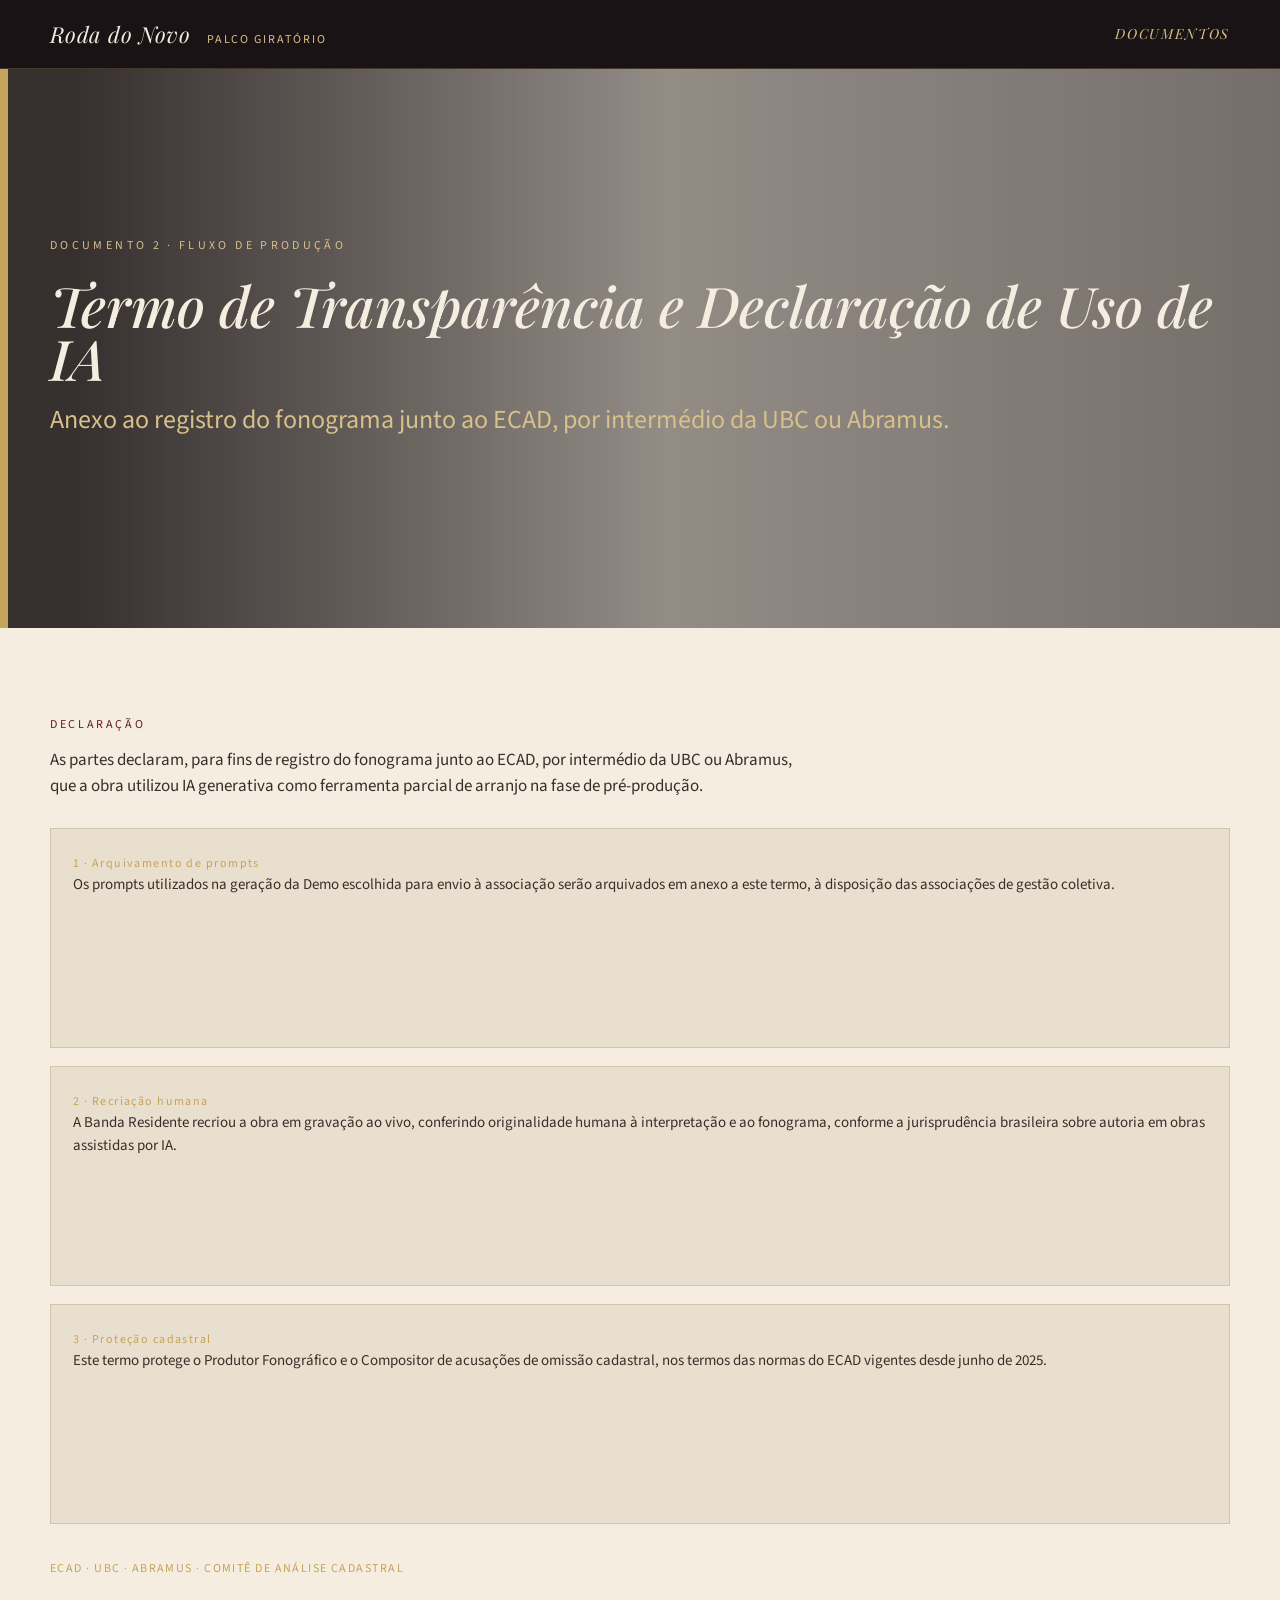
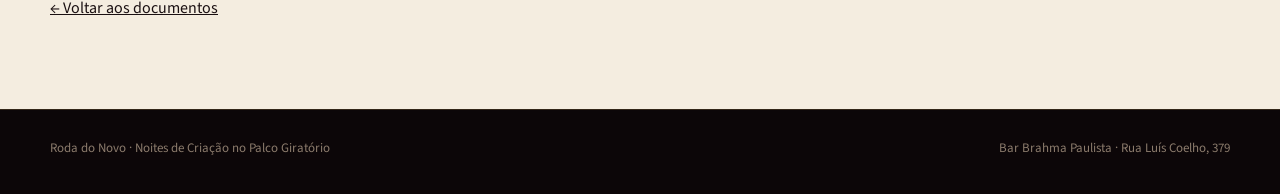
<file: documentos/doc2-transparencia-ia-ecad.html>
<!DOCTYPE html>
<html lang="pt-BR">
<head>
  <meta charset="UTF-8" />
  <meta name="viewport" content="width=device-width, initial-scale=1" />
  <title>Documento 2 — Termo de Transparência e Declaração de Uso de IA · Roda do Novo</title>
  <link rel="preconnect" href="https://fonts.googleapis.com" />
  <link rel="preconnect" href="https://fonts.gstatic.com" crossorigin />
  <link href="https://fonts.googleapis.com/css2?family=Playfair+Display:ital,wght@0,500;1,500;1,600&family=Source+Sans+3:wght@400;500;600&display=swap" rel="stylesheet" />
  <link rel="stylesheet" href="../css/site.css" />
</head>
<body>
  <header class="nav">
    <div class="nav-inner">
      <a class="brand" href="../index.html#inicio">Roda do Novo <span>Palco Giratório</span></a>
      <a class="brand" href="index.html" style="font-size:14px;letter-spacing:0.12em;text-transform:uppercase;color:var(--gold-soft)">Documentos</a>
    </div>
  </header>
  <section class="hero" style="min-height:42vh">
    <div class="wrap hero-inner">
      <p class="kicker">Documento 2 · Fluxo de produção</p>
      <h1 style="font-size:clamp(34px,5vw,56px)">Termo de Transparência e Declaração de Uso de IA</h1>
      <p class="sub">Anexo ao registro do fonograma junto ao ECAD, por intermédio da UBC ou Abramus.</p>
    </div>
  </section>
  <section>
    <div class="wrap">
      <p class="sec-label">Declaração</p>
      <p class="muted">As partes declaram, para fins de registro do fonograma junto ao ECAD, por intermédio da UBC ou Abramus, que a obra utilizou IA generativa como ferramenta parcial de arranjo na fase de pré-produção.</p>

      <article class="card" style="margin-top:28px">
        <p class="num">1 · Arquivamento de prompts</p>
        <p>Os prompts utilizados na geração da Demo escolhida para envio à associação serão arquivados em anexo a este termo, à disposição das associações de gestão coletiva.</p>
      </article>
      <article class="card" style="margin-top:18px">
        <p class="num">2 · Recriação humana</p>
        <p>A Banda Residente recriou a obra em gravação ao vivo, conferindo originalidade humana à interpretação e ao fonograma, conforme a jurisprudência brasileira sobre autoria em obras assistidas por IA.</p>
      </article>
      <article class="card" style="margin-top:18px">
        <p class="num">3 · Proteção cadastral</p>
        <p>Este termo protege o Produtor Fonográfico e o Compositor de acusações de omissão cadastral, nos termos das normas do ECAD vigentes desde junho de 2025.</p>
      </article>

      <p class="cite" style="margin-top:36px">ECAD · UBC · Abramus · Comitê de Análise Cadastral</p>
      <p style="margin-top:18px"><a href="index.html">← Voltar aos documentos</a></p>
    </div>
  </section>
  <footer class="site-foot">
    <div class="wrap foot-inner">
      <div>Roda do Novo · Noites de Criação no Palco Giratório</div>
      <div>Bar Brahma Paulista · Rua Luís Coelho, 379</div>
    </div>
  </footer>
</body>
</html>
</file>
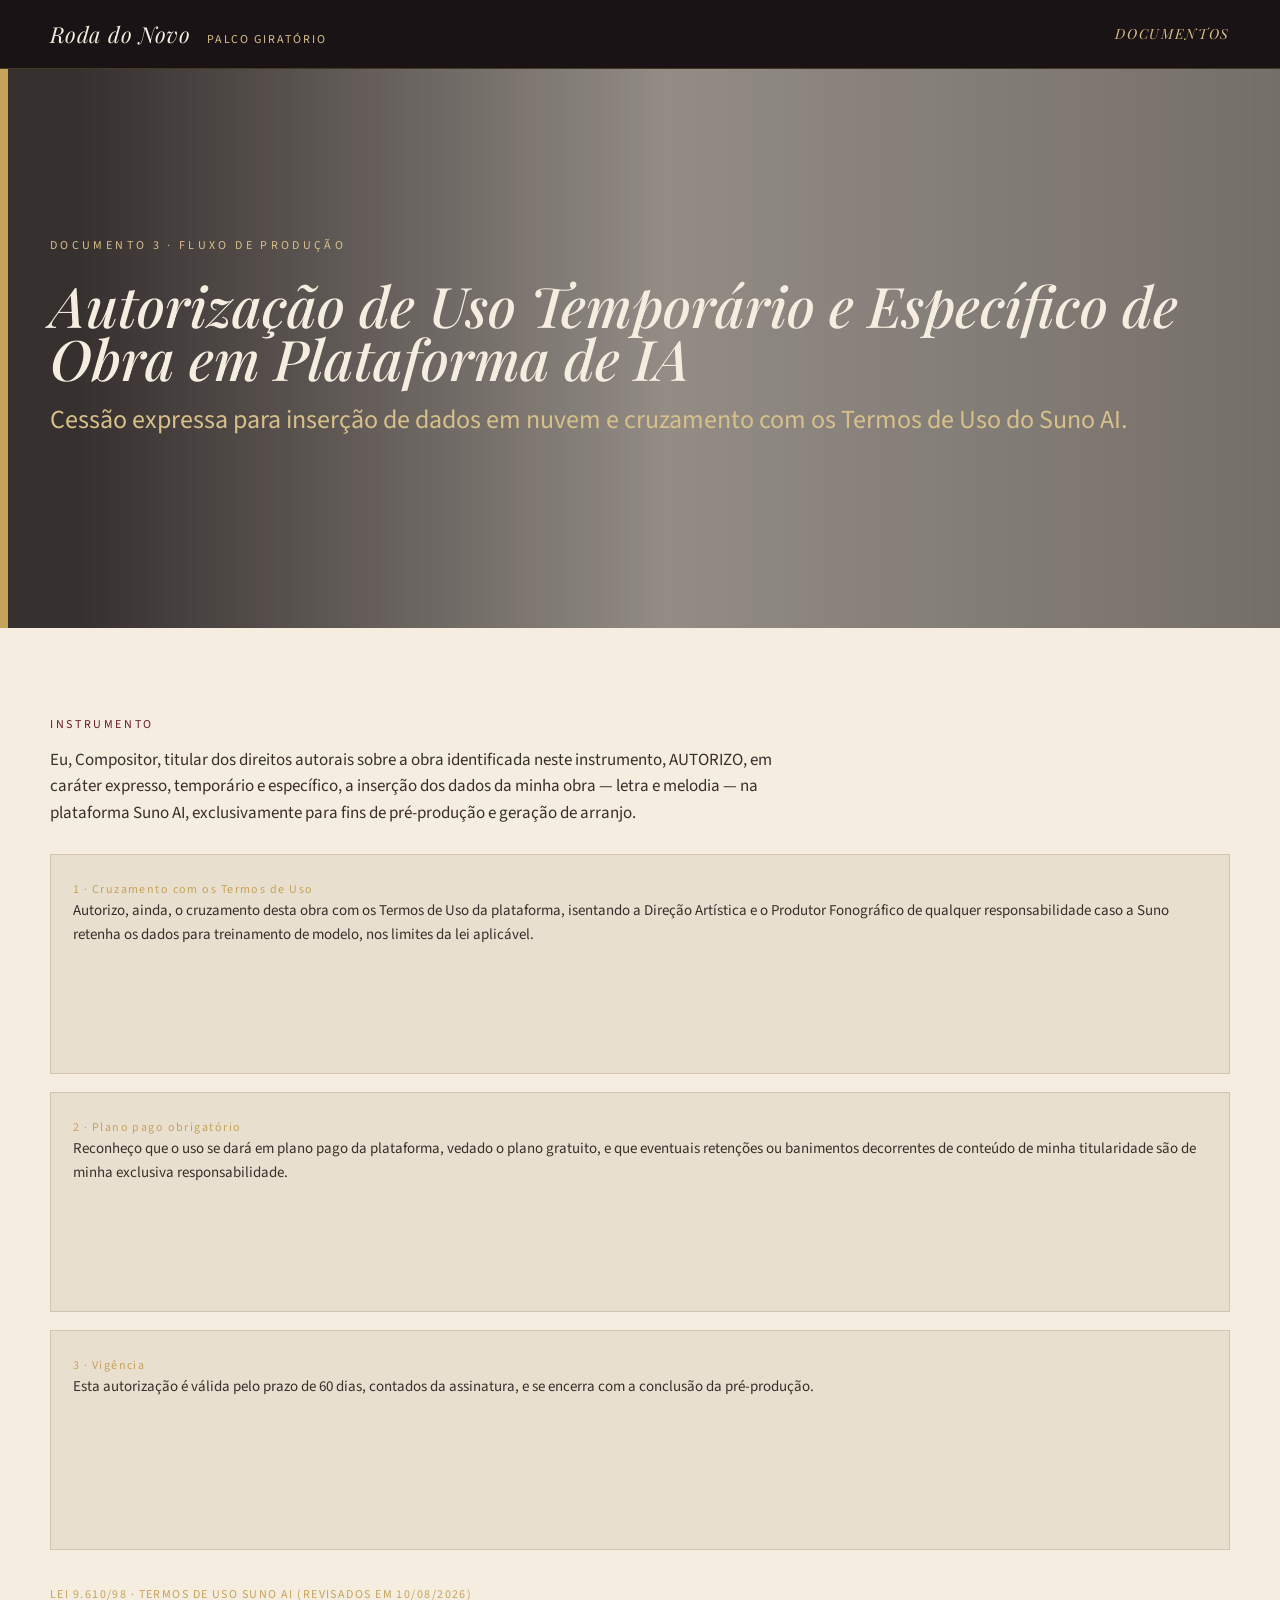
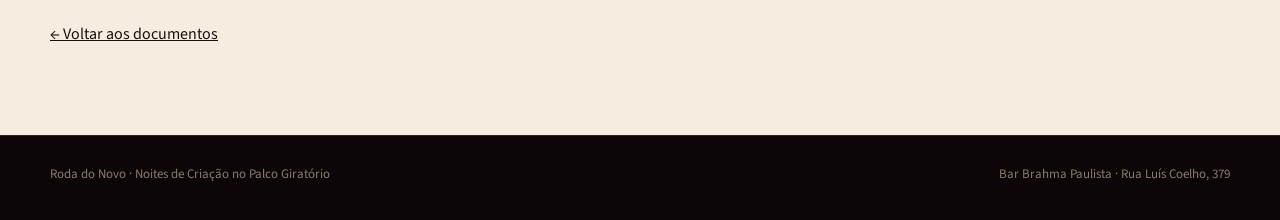
<file: documentos/doc3-autorizacao-uso-ia.html>
<!DOCTYPE html>
<html lang="pt-BR">
<head>
  <meta charset="UTF-8" />
  <meta name="viewport" content="width=device-width, initial-scale=1" />
  <title>Documento 3 — Autorização de Uso Temporário e Específico de Obra em Plataforma de IA · Roda do Novo</title>
  <link rel="preconnect" href="https://fonts.googleapis.com" />
  <link rel="preconnect" href="https://fonts.gstatic.com" crossorigin />
  <link href="https://fonts.googleapis.com/css2?family=Playfair+Display:ital,wght@0,500;1,500;1,600&family=Source+Sans+3:wght@400;500;600&display=swap" rel="stylesheet" />
  <link rel="stylesheet" href="../css/site.css" />
</head>
<body>
  <header class="nav">
    <div class="nav-inner">
      <a class="brand" href="../index.html#inicio">Roda do Novo <span>Palco Giratório</span></a>
      <a class="brand" href="index.html" style="font-size:14px;letter-spacing:0.12em;text-transform:uppercase;color:var(--gold-soft)">Documentos</a>
    </div>
  </header>
  <section class="hero" style="min-height:42vh">
    <div class="wrap hero-inner">
      <p class="kicker">Documento 3 · Fluxo de produção</p>
      <h1 style="font-size:clamp(34px,5vw,56px)">Autorização de Uso Temporário e Específico de Obra em Plataforma de IA</h1>
      <p class="sub">Cessão expressa para inserção de dados em nuvem e cruzamento com os Termos de Uso do Suno AI.</p>
    </div>
  </section>
  <section>
    <div class="wrap">
      <p class="sec-label">Instrumento</p>
      <p class="muted">Eu, Compositor, titular dos direitos autorais sobre a obra identificada neste instrumento, AUTORIZO, em caráter expresso, temporário e específico, a inserção dos dados da minha obra — letra e melodia — na plataforma Suno AI, exclusivamente para fins de pré-produção e geração de arranjo.</p>

      <article class="card" style="margin-top:28px">
        <p class="num">1 · Cruzamento com os Termos de Uso</p>
        <p>Autorizo, ainda, o cruzamento desta obra com os Termos de Uso da plataforma, isentando a Direção Artística e o Produtor Fonográfico de qualquer responsabilidade caso a Suno retenha os dados para treinamento de modelo, nos limites da lei aplicável.</p>
      </article>
      <article class="card" style="margin-top:18px">
        <p class="num">2 · Plano pago obrigatório</p>
        <p>Reconheço que o uso se dará em plano pago da plataforma, vedado o plano gratuito, e que eventuais retenções ou banimentos decorrentes de conteúdo de minha titularidade são de minha exclusiva responsabilidade.</p>
      </article>
      <article class="card" style="margin-top:18px">
        <p class="num">3 · Vigência</p>
        <p>Esta autorização é válida pelo prazo de 60 dias, contados da assinatura, e se encerra com a conclusão da pré-produção.</p>
      </article>

      <p class="cite" style="margin-top:36px">Lei 9.610/98 · Termos de Uso Suno AI (revisados em 10/08/2026)</p>
      <p style="margin-top:18px"><a href="index.html">← Voltar aos documentos</a></p>
    </div>
  </section>
  <footer class="site-foot">
    <div class="wrap foot-inner">
      <div>Roda do Novo · Noites de Criação no Palco Giratório</div>
      <div>Bar Brahma Paulista · Rua Luís Coelho, 379</div>
    </div>
  </footer>
</body>
</html>
</file>
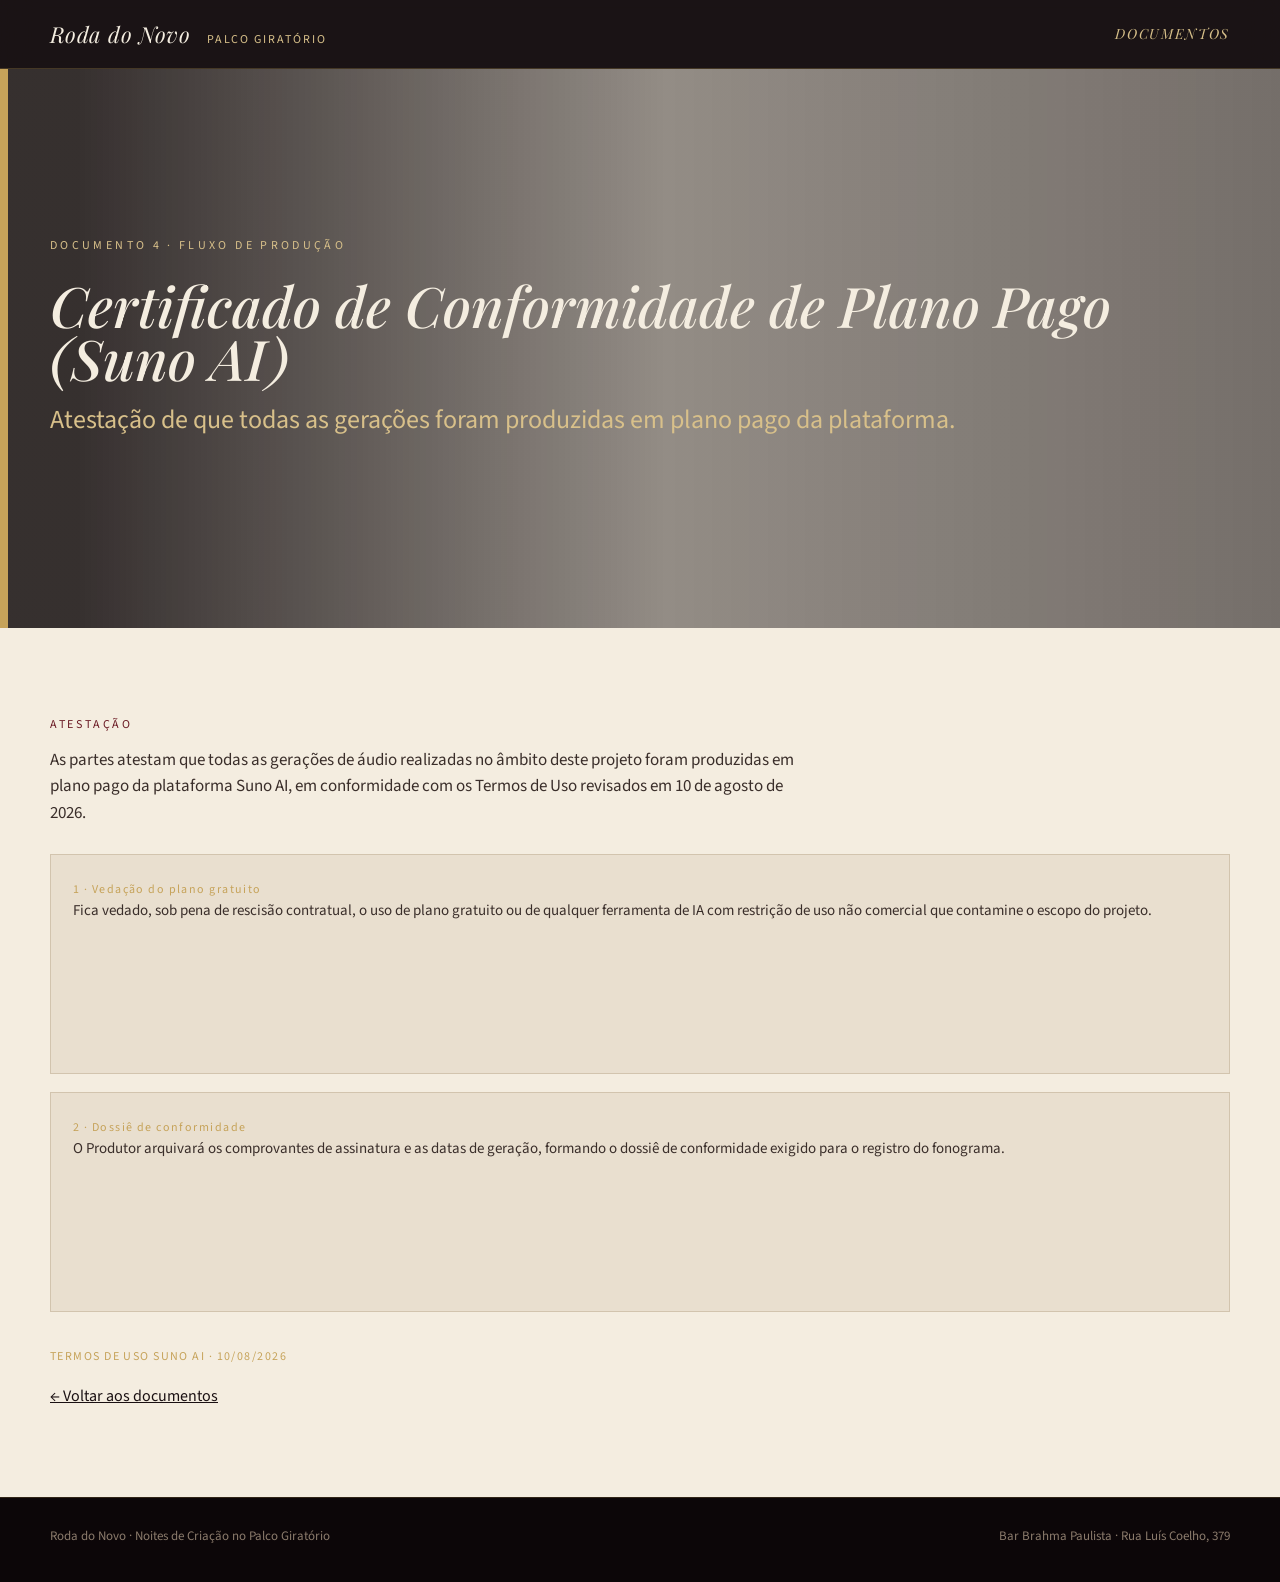
<file: documentos/doc4-conformidade-plano-pago.html>
<!DOCTYPE html>
<html lang="pt-BR">
<head>
  <meta charset="UTF-8" />
  <meta name="viewport" content="width=device-width, initial-scale=1" />
  <title>Documento 4 — Certificado de Conformidade de Plano Pago (Suno AI) · Roda do Novo</title>
  <link rel="preconnect" href="https://fonts.googleapis.com" />
  <link rel="preconnect" href="https://fonts.gstatic.com" crossorigin />
  <link href="https://fonts.googleapis.com/css2?family=Playfair+Display:ital,wght@0,500;1,500;1,600&family=Source+Sans+3:wght@400;500;600&display=swap" rel="stylesheet" />
  <link rel="stylesheet" href="../css/site.css" />
</head>
<body>
  <header class="nav">
    <div class="nav-inner">
      <a class="brand" href="../index.html#inicio">Roda do Novo <span>Palco Giratório</span></a>
      <a class="brand" href="index.html" style="font-size:14px;letter-spacing:0.12em;text-transform:uppercase;color:var(--gold-soft)">Documentos</a>
    </div>
  </header>
  <section class="hero" style="min-height:42vh">
    <div class="wrap hero-inner">
      <p class="kicker">Documento 4 · Fluxo de produção</p>
      <h1 style="font-size:clamp(34px,5vw,56px)">Certificado de Conformidade de Plano Pago (Suno AI)</h1>
      <p class="sub">Atestação de que todas as gerações foram produzidas em plano pago da plataforma.</p>
    </div>
  </section>
  <section>
    <div class="wrap">
      <p class="sec-label">Atestação</p>
      <p class="muted">As partes atestam que todas as gerações de áudio realizadas no âmbito deste projeto foram produzidas em plano pago da plataforma Suno AI, em conformidade com os Termos de Uso revisados em 10 de agosto de 2026.</p>

      <article class="card" style="margin-top:28px">
        <p class="num">1 · Vedação do plano gratuito</p>
        <p>Fica vedado, sob pena de rescisão contratual, o uso de plano gratuito ou de qualquer ferramenta de IA com restrição de uso não comercial que contamine o escopo do projeto.</p>
      </article>
      <article class="card" style="margin-top:18px">
        <p class="num">2 · Dossiê de conformidade</p>
        <p>O Produtor arquivará os comprovantes de assinatura e as datas de geração, formando o dossiê de conformidade exigido para o registro do fonograma.</p>
      </article>

      <p class="cite" style="margin-top:36px">Termos de Uso Suno AI · 10/08/2026</p>
      <p style="margin-top:18px"><a href="index.html">← Voltar aos documentos</a></p>
    </div>
  </section>
  <footer class="site-foot">
    <div class="wrap foot-inner">
      <div>Roda do Novo · Noites de Criação no Palco Giratório</div>
      <div>Bar Brahma Paulista · Rua Luís Coelho, 379</div>
    </div>
  </footer>
</body>
</html>
</file>
<file: css/site.css>
:root {
  --deep: #0c0608;
  --burgundy: #3b1016;
  --wine: #6a1a24;
  --cream: #f4ede0;
  --paper: #e9dfcf;
  --gold: #c6a35a;
  --gold-soft: #d8c08a;
  --ink: #1a1012;
  --ink-soft: #3a2e2a;
  --mute: #8b7b6c;
  --rule: #d2c4ae;
  --white: #fffaf3;
}

* { box-sizing: border-box; margin: 0; padding: 0; }
html { scroll-behavior: smooth; }
body {
  font-family: "Source Sans 3", "Calibri", "Segoe UI", sans-serif;
  color: var(--ink);
  background: var(--cream);
  line-height: 1.55;
}
img { max-width: 100%; display: block; }
a { color: inherit; }

.wrap {
  width: min(1180px, calc(100% - 40px));
  margin: 0 auto;
}

.nav {
  position: sticky;
  top: 0;
  z-index: 40;
  background: rgba(12, 6, 8, 0.94);
  backdrop-filter: blur(16px);
  border-bottom: 1px solid rgba(198, 163, 90, 0.25);
}
.nav-inner {
  width: min(1180px, calc(100% - 32px));
  margin: 0 auto;
  display: flex;
  align-items: center;
  justify-content: space-between;
  min-height: 68px;
  gap: 20px;
}
.brand {
  font-family: "Playfair Display", Georgia, serif;
  font-style: italic;
  color: var(--cream);
  font-size: 22px;
  text-decoration: none;
  letter-spacing: 0.02em;
}
.brand span { color: var(--gold-soft); font-size: 12px; font-style: normal; font-family: "Source Sans 3", sans-serif; letter-spacing: 0.16em; margin-left: 10px; text-transform: uppercase; }
.nav-links { display: flex; flex-wrap: wrap; gap: 6px 18px; list-style: none; }
.nav-links a {
  color: var(--gold-soft);
  text-decoration: none;
  font-size: 13px;
  letter-spacing: 0.08em;
  text-transform: uppercase;
}
.nav-links a:hover { color: var(--cream); }
.nav-toggle {
  display: none;
  background: none;
  border: 1px solid var(--gold);
  color: var(--gold-soft);
  padding: 6px 10px;
  letter-spacing: 0.12em;
  text-transform: uppercase;
  font-size: 11px;
}

.hero {
  min-height: 92vh;
  background:
    linear-gradient(90deg, rgba(12,6,8,0.82) 6%, rgba(12,6,8,0.42) 52%, rgba(12,6,8,0.55) 100%),
    url("https://images.unsplash.com/photo-1511192336575-5a79af67a986?auto=format&fit=crop&w=2000&q=80") center/cover no-repeat;
  color: var(--cream);
  display: flex;
  align-items: flex-end;
  position: relative;
}
.hero::before {
  content: "";
  position: absolute;
  left: 0; top: 0; bottom: 0;
  width: 8px;
  background: var(--gold);
}
.hero-inner { padding: 80px 0 72px; position: relative; z-index: 1; }
.kicker {
  letter-spacing: 0.28em;
  text-transform: uppercase;
  color: var(--gold-soft);
  font-size: 12px;
  margin-bottom: 22px;
}
.hero h1 {
  font-family: "Playfair Display", Georgia, serif;
  font-style: italic;
  font-weight: 500;
  font-size: clamp(48px, 8vw, 92px);
  line-height: 0.95;
  margin-bottom: 16px;
}
.hero h1 + p.sub {
  font-size: clamp(18px, 2.2vw, 26px);
  color: var(--gold-soft);
  margin-bottom: 28px;
}
.rule { width: 88px; height: 1px; background: var(--gold); border: 0; margin: 0 0 24px; }
.lead {
  max-width: 640px;
  font-family: Georgia, "Playfair Display", serif;
  font-style: italic;
  font-size: 20px;
  color: var(--cream);
}
.hero-meta {
  margin-top: 48px;
  letter-spacing: 0.18em;
  text-transform: uppercase;
  font-size: 12px;
  color: var(--gold-soft);
}

section { padding: 88px 0; }
.sec-label {
  letter-spacing: 0.22em;
  text-transform: uppercase;
  color: var(--wine);
  font-size: 12px;
  margin-bottom: 12px;
}
h2 {
  font-family: "Playfair Display", Georgia, serif;
  font-style: italic;
  font-weight: 500;
  font-size: clamp(30px, 4vw, 46px);
  line-height: 1.12;
  margin-bottom: 18px;
}
h3 {
  font-family: "Playfair Display", Georgia, serif;
  font-style: italic;
  font-weight: 500;
  font-size: 26px;
}
.muted { color: var(--ink-soft); font-size: 17px; max-width: 760px; }
.on-dark { background: var(--deep); color: var(--cream); }
.on-dark .sec-label, .on-dark .kicker { color: var(--gold); }
.on-dark h2 { color: var(--cream); }
.on-dark .muted { color: var(--gold-soft); }
.on-paper { background: var(--paper); }

.quote-block {
  font-family: "Playfair Display", Georgia, serif;
  font-style: italic;
  font-size: clamp(28px, 4vw, 42px);
  line-height: 1.2;
  max-width: 920px;
}

.grid-4, .grid-3, .grid-2, .grid-5, .grid-6 { display: grid; gap: 18px; margin-top: 36px; }
.grid-4 { grid-template-columns: repeat(4, 1fr); }
.grid-3 { grid-template-columns: repeat(3, 1fr); }
.grid-2 { grid-template-columns: repeat(2, 1fr); }
.grid-5 { grid-template-columns: repeat(5, 1fr); }
.grid-6 { grid-template-columns: repeat(6, 1fr); }

.card {
  background: var(--paper);
  border: 1px solid var(--rule);
  padding: 26px 22px 28px;
  min-height: 220px;
}
.card.dark {
  background: var(--burgundy);
  border-color: var(--burgundy);
  color: var(--cream);
}
.card .num, .num {
  color: var(--gold);
  letter-spacing: 0.12em;
  font-size: 12px;
}
.card h3 { margin: 14px 0 12px; }
.card p { color: var(--ink-soft); font-size: 15px; }
.card.dark p { color: var(--gold-soft); }
.card.dark h3 { color: var(--cream); }

.stat {
  background: var(--paper);
  border: 1px solid var(--rule);
  text-align: center;
  padding: 28px 12px;
}
.stat strong {
  display: block;
  font-family: "Playfair Display", Georgia, serif;
  font-style: italic;
  font-size: 42px;
  font-weight: 500;
}
.stat.accent { background: var(--burgundy); color: var(--cream); border-color: var(--burgundy); }
.stat.accent strong { color: var(--gold); }
.stat span { display: block; margin-top: 8px; color: var(--ink-soft); font-size: 14px; }
.stat.accent span { color: var(--cream); }

.night { display: grid; grid-template-columns: 1fr 1fr; gap: 14px; margin-top: 32px; }
.night article {
  background: var(--paper);
  border: 1px solid var(--rule);
  padding: 20px 22px;
  display: grid;
  grid-template-columns: 92px 1fr;
  gap: 12px;
  align-items: center;
}
.night time {
  font-family: "Playfair Display", Georgia, serif;
  font-style: italic;
  color: var(--wine);
  font-size: 22px;
}

.split { display: grid; grid-template-columns: 1.05fr 0.95fr; min-height: 640px; }
.split-copy {
  background: var(--deep);
  color: var(--cream);
  padding: 72px 56px;
}
.split-copy .sec-label { color: var(--gold); }
.split-photo {
  background:
    linear-gradient(180deg, rgba(12,6,8,0.12), rgba(12,6,8,0.35)),
    url("https://images.unsplash.com/photo-1493225457124-a3eb161ffa5f?auto=format&fit=crop&w=1600&q=80") center/cover no-repeat;
}
.addr {
  margin-top: 28px;
  letter-spacing: 0.08em;
  text-transform: uppercase;
  font-size: 13px;
  color: var(--gold-soft);
}

.tags { display: flex; flex-wrap: wrap; gap: 10px; margin-top: 28px; }
.tags span {
  border: 1px solid var(--gold);
  color: var(--cream);
  padding: 10px 16px;
  font-size: 14px;
}

.table { width: 100%; border-collapse: collapse; margin-top: 28px; }
.table th, .table td {
  text-align: left;
  padding: 14px 12px;
  border-bottom: 1px solid var(--rule);
  font-size: 15px;
}
.table td:last-child, .table th:last-child { text-align: right; font-variant-numeric: tabular-nums; }
.table tbody tr:nth-child(odd) { background: rgba(233, 223, 207, 0.55); }
.budget-cats { margin-top: 32px; }
.budget-cats article {
  background: var(--burgundy);
  border: 1px solid var(--gold);
  color: var(--cream);
  padding: 28px 22px;
  text-align: center;
}
.budget-cats strong {
  display: block;
  font-family: "Playfair Display", Georgia, serif;
  font-style: italic;
  font-size: 40px;
  color: var(--gold);
}
.budget-cats em { font-style: normal; display: block; margin: 8px 0 12px; }

.cite {
  margin-top: 28px;
  letter-spacing: 0.12em;
  text-transform: uppercase;
  font-size: 12px;
  color: var(--gold);
}

.field {
  margin-top: 24px;
  border: 1px dashed var(--gold);
  background: #f7f1e4;
  padding: 16px 18px;
  color: var(--mute);
  font-style: italic;
  font-size: 14px;
}

.materials { display: grid; grid-template-columns: 1fr 1fr; gap: 16px; margin-top: 28px; }
.materials a {
  display: block;
  background: var(--paper);
  border: 1px solid var(--rule);
  padding: 22px;
  text-decoration: none;
}
.materials a:hover { border-color: var(--gold); }
.materials small { color: var(--mute); letter-spacing: 0.12em; text-transform: uppercase; font-size: 11px; }

.contact-grid { display: grid; grid-template-columns: 180px 1fr; gap: 8px 16px; max-width: 640px; margin-top: 24px; }
.contact-grid dt { color: var(--gold-soft); }
.contact-grid a { color: var(--cream); text-decoration: none; }

footer.site-foot {
  background: var(--deep);
  color: var(--mute);
  padding: 28px 0 36px;
  font-size: 13px;
  border-top: 1px solid rgba(198,163,90,0.2);
}
.foot-inner { display: flex; justify-content: space-between; gap: 16px; flex-wrap: wrap; }

@media (max-width: 980px) {
  .grid-4, .grid-5, .grid-6 { grid-template-columns: repeat(2, 1fr); }
  .split { grid-template-columns: 1fr; min-height: auto; }
  .split-photo { min-height: 360px; }
  .nav-toggle { display: block; }
  .nav-links {
    display: none;
    position: absolute;
    left: 0; right: 0; top: 68px;
    background: var(--deep);
    flex-direction: column;
    padding: 16px 20px 24px;
  }
  .nav.open .nav-links { display: flex; }
  .materials { grid-template-columns: 1fr; }
}
@media (max-width: 680px) {
  .grid-4, .grid-5, .grid-6, .grid-3, .grid-2, .night { grid-template-columns: 1fr; }
  .hero { min-height: 80vh; }
  section { padding: 64px 0; }
  .split-copy { padding: 48px 24px; }
  .contact-grid { grid-template-columns: 1fr; }
}
</file>
